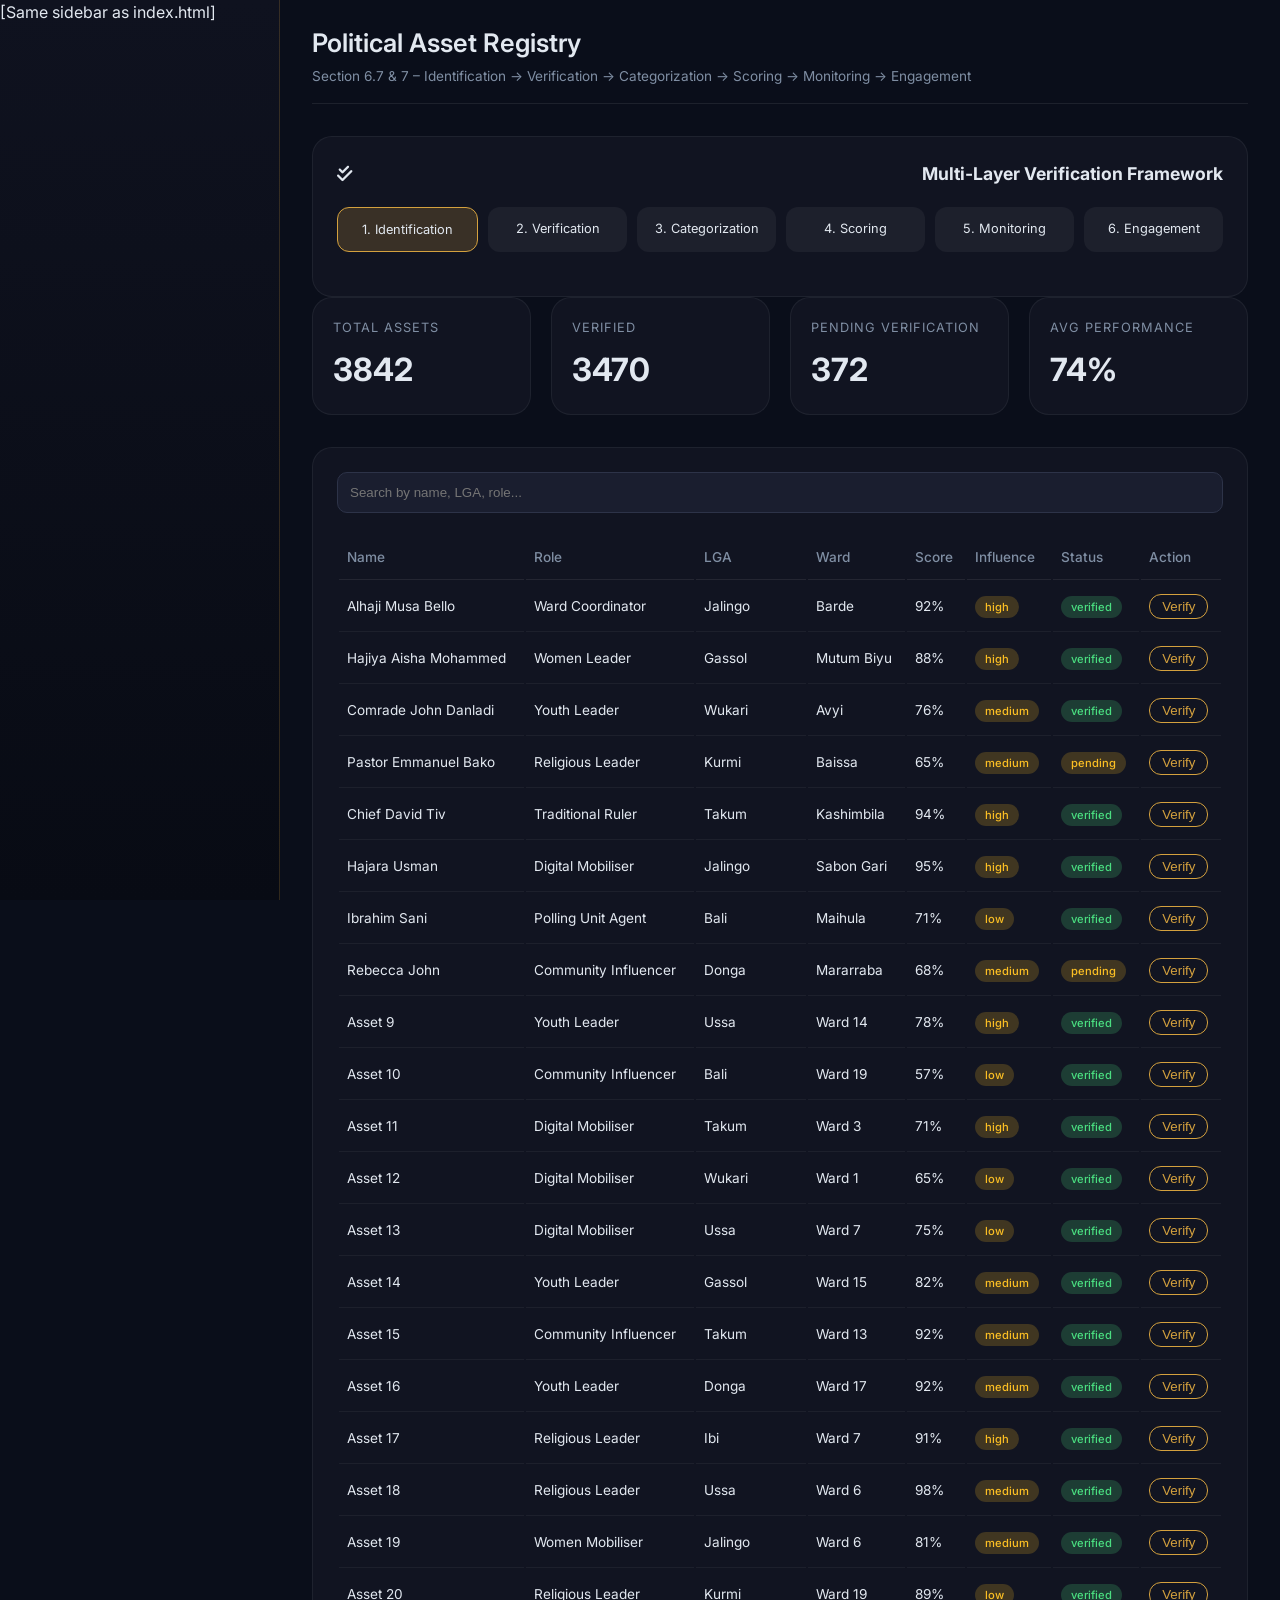
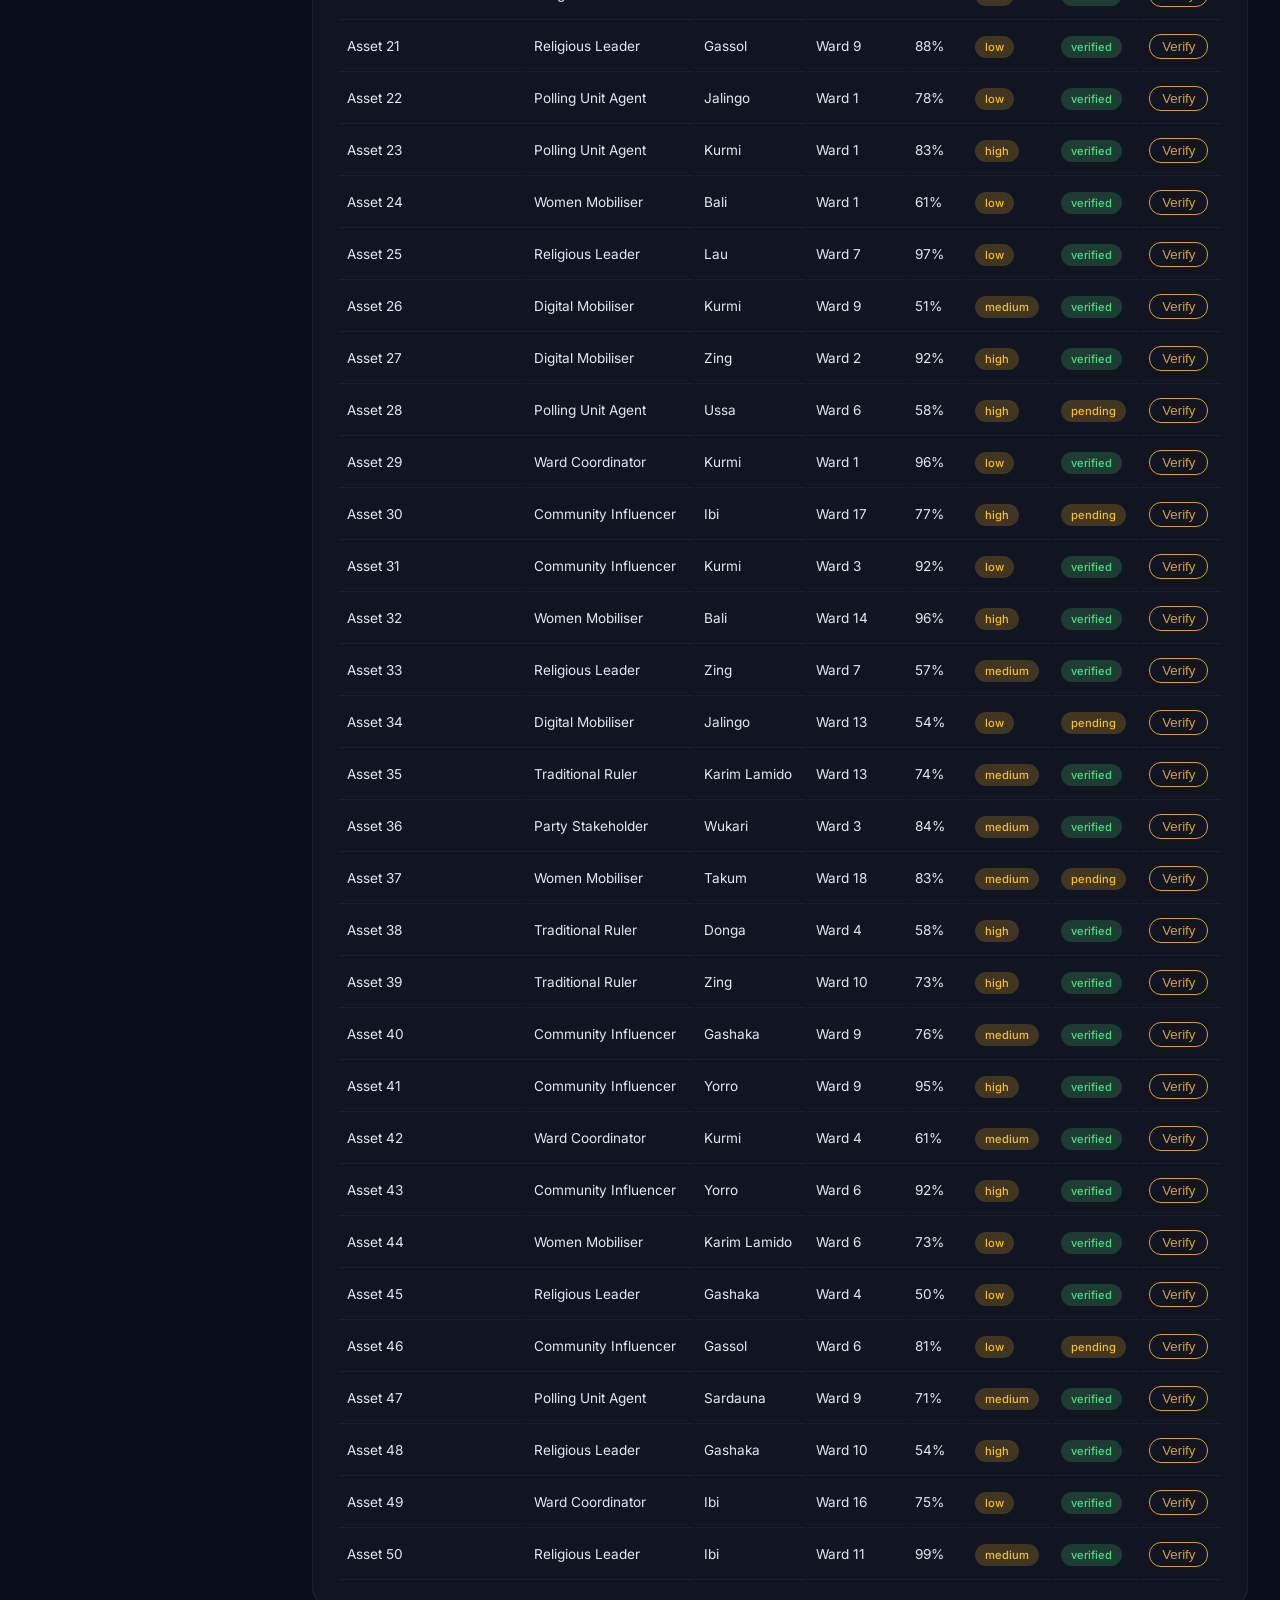
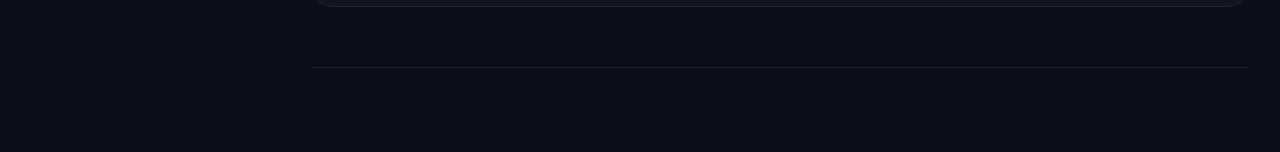
<file: asset-registry.html>
<!DOCTYPE html>
<html lang="en">
<head>
  <meta charset="UTF-8">
  <meta name="viewport" content="width=device-width, initial-scale=1.0">
  <title>TEISMS | Political Asset Registry</title>
  <link href="https://fonts.googleapis.com/css2?family=Inter:opsz,wght@14..32,300;400;500;600;700;800&display=swap" rel="stylesheet">
  <link rel="stylesheet" href="https://cdnjs.cloudflare.com/ajax/libs/font-awesome/6.0.0-beta3/css/all.min.css">
  <link rel="stylesheet" href="styles.css">
</head>
<body>
<div class="app-container">
  <aside class="sidebar">[Same sidebar as index.html]</aside>
  <main class="main-content">
    <div class="top-bar"><div class="page-title"><h2>Political Asset Registry</h2><p>Section 6.7 & 7 – Identification → Verification → Categorization → Scoring → Monitoring → Engagement</p></div></div>
    
    <!-- Verification Workflow (Section 7) -->
    <div class="card-panel">
      <h3><i class="fas fa-check-double"></i> Multi-Layer Verification Framework</h3>
      <div class="verification-steps">
        <div class="step active">1. Identification</div><div class="step">2. Verification</div><div class="step">3. Categorization</div><div class="step">4. Scoring</div><div class="step">5. Monitoring</div><div class="step">6. Engagement</div>
      </div>
    </div>
    
    <div class="stats-row">
      <div class="stat-card"><div class="label">Total Assets</div><div class="value" id="total-assets">0</div></div>
      <div class="stat-card"><div class="label">Verified</div><div class="value" id="verified-assets">0</div></div>
      <div class="stat-card"><div class="label">Pending Verification</div><div class="value" id="pending-assets">0</div></div>
      <div class="stat-card"><div class="label">Avg Performance</div><div class="value" id="avg-score">0%</div></div>
    </div>
    
    <div class="card-panel">
      <input type="text" id="search-assets" placeholder="Search by name, LGA, role..." style="width:100%; padding:12px; margin-bottom:20px; background:#1a1e2f; border:1px solid #2d3348; border-radius:10px; color:white;">
      <div style="overflow-x:auto;"><table class="data-table"><thead><tr><th>Name</th><th>Role</th><th>LGA</th><th>Ward</th><th>Score</th><th>Influence</th><th>Status</th><th>Action</th></tr></thead><tbody id="assets-table-body"></tbody></table></div>
    </div>
    <footer class="footer"></footer>
  </main>
</div>
<script src="data.js"></script>
<script>
  document.getElementById('total-assets').innerText = politicalAssets.length;
  document.getElementById('verified-assets').innerText = politicalAssets.filter(a => a.verificationStatus === 'verified').length;
  document.getElementById('pending-assets').innerText = politicalAssets.filter(a => a.verificationStatus === 'pending').length;
  document.getElementById('avg-score').innerText = Math.floor(politicalAssets.reduce((s,a)=>s+a.performanceScore,0)/politicalAssets.length) + '%';
  function renderAssets(filter=''){ 
    let filtered = politicalAssets.filter(a=>a.name.toLowerCase().includes(filter)||a.lga.toLowerCase().includes(filter)||a.role.toLowerCase().includes(filter));
    document.getElementById('assets-table-body').innerHTML = filtered.slice(0,50).map(a=>`<tr><td>${a.name}</td><td>${a.role}</td><td>${a.lga}</td><td>${a.ward}</td><td>${a.performanceScore}%</td><td><span class="badge badge-warning">${a.influenceLevel}</span></td><td><span class="badge ${a.verificationStatus==='verified'?'badge-success':'badge-warning'}">${a.verificationStatus}</span></td><td><button class="btn-outline" style="padding:4px 12px;">Verify</button></td></tr>`).join('');
  }
  renderAssets();
  document.getElementById('search-assets').addEventListener('input', e=>renderAssets(e.target.value.toLowerCase()));
</script>
</body>
</html>
</file>
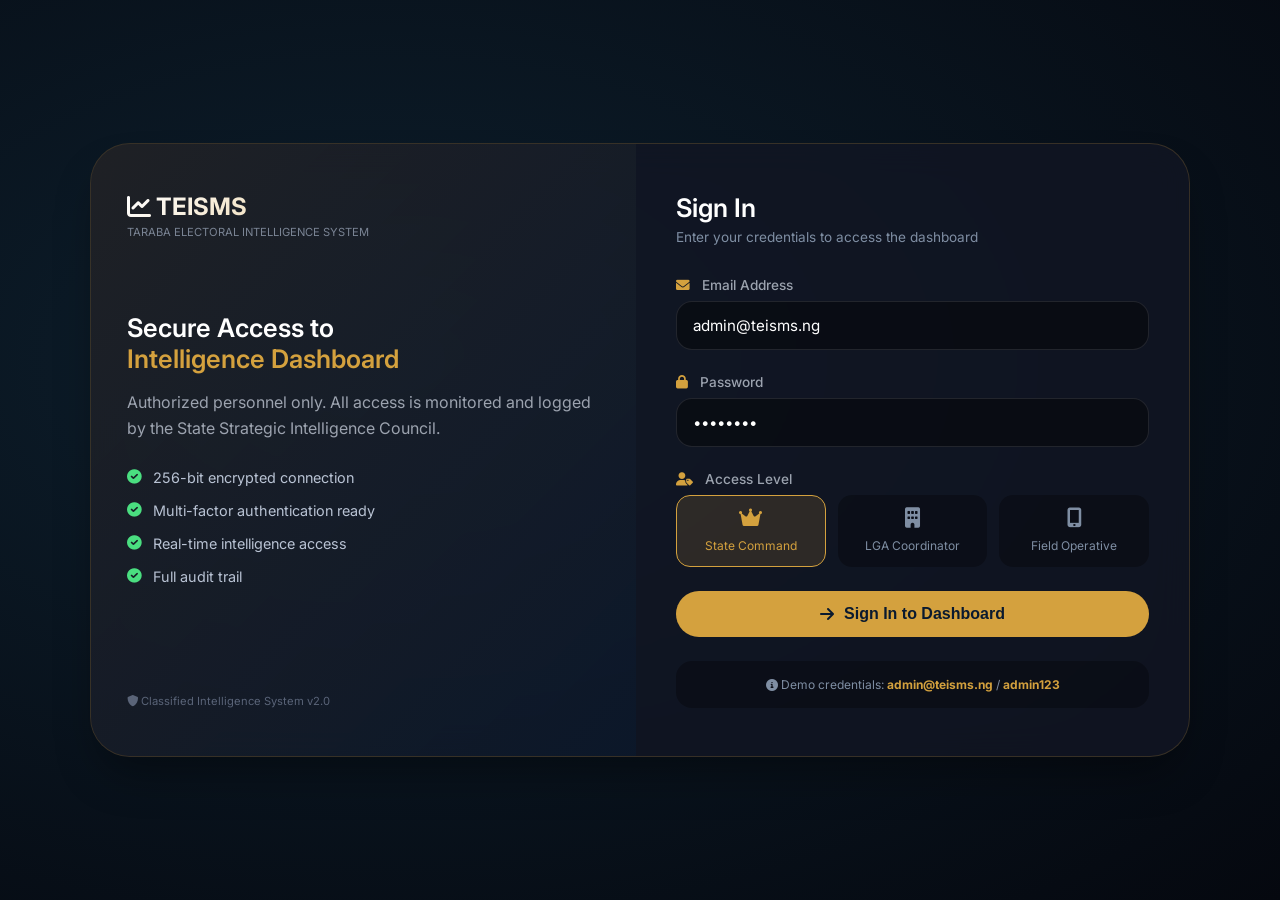
<file: auth.html>
<!DOCTYPE html>
<html lang="en">
<head>
  <meta charset="UTF-8">
  <meta name="viewport" content="width=device-width, initial-scale=1.0">
  <title>TEISMS | Secure Access Portal</title>
  <link href="https://fonts.googleapis.com/css2?family=Inter:opsz,wght@14..32,300;400;500;600;700;800&display=swap" rel="stylesheet">
  <link rel="stylesheet" href="https://cdnjs.cloudflare.com/ajax/libs/font-awesome/6.0.0-beta3/css/all.min.css">
  <style>
    * {
      margin: 0;
      padding: 0;
      box-sizing: border-box;
    }

    body {
      font-family: 'Inter', sans-serif;
      background: #0a0e1a;
      min-height: 100vh;
      display: flex;
      align-items: center;
      justify-content: center;
      position: relative;
    }

    /* Background */
    body::before {
      content: '';
      position: fixed;
      top: 0;
      left: 0;
      right: 0;
      bottom: 0;
      background: radial-gradient(ellipse at 30% 40%, #0d1f2d, #05080f);
      z-index: -1;
    }

    /* Main Auth Container */
    .auth-container {
      display: flex;
      max-width: 1100px;
      width: 90%;
      background: rgba(18, 22, 35, 0.8);
      backdrop-filter: blur(16px);
      border-radius: 40px;
      overflow: hidden;
      border: 1px solid rgba(212, 161, 62, 0.2);
      box-shadow: 0 25px 45px -12px rgba(0, 0, 0, 0.4);
    }

    /* Left Panel - Info */
    .info-panel {
      flex: 1;
      background: linear-gradient(135deg, rgba(212, 161, 62, 0.08), rgba(10, 26, 47, 0.6));
      padding: 48px 36px;
      display: flex;
      flex-direction: column;
      justify-content: space-between;
    }

    .info-panel .logo h2 {
      font-size: 1.5rem;
      font-weight: 700;
      background: linear-gradient(135deg, #fff, #d4a13e);
      -webkit-background-clip: text;
      background-clip: text;
      color: transparent;
    }
    .info-panel .logo p {
      font-size: 0.7rem;
      color: #7a8494;
      margin-top: 4px;
    }

    .info-content {
      margin: 40px 0;
    }
    .info-content h3 {
      font-size: 1.6rem;
      font-weight: 600;
      color: white;
      margin-bottom: 16px;
    }
    .info-content h3 span {
      color: #d4a13e;
    }
    .info-content p {
      color: #9ca3af;
      line-height: 1.6;
      margin-bottom: 28px;
    }

    .feature-list {
      list-style: none;
    }
    .feature-list li {
      display: flex;
      align-items: center;
      gap: 12px;
      margin-bottom: 16px;
      color: #b9c3d4;
      font-size: 0.9rem;
    }
    .feature-list li i {
      color: #4ade80;
      font-size: 0.9rem;
    }

    .security-note {
      font-size: 0.7rem;
      color: #5a6478;
      margin-top: 20px;
    }

    /* Right Panel - Form */
    .form-panel {
      flex: 1;
      padding: 48px 40px;
    }

    .form-header {
      margin-bottom: 32px;
    }
    .form-header h3 {
      font-size: 1.6rem;
      font-weight: 600;
      color: white;
    }
    .form-header p {
      color: #7f8ea3;
      font-size: 0.85rem;
      margin-top: 6px;
    }

    /* Form Groups */
    .form-group {
      margin-bottom: 24px;
    }
    .form-group label {
      display: block;
      margin-bottom: 8px;
      color: #9ca3af;
      font-size: 0.85rem;
      font-weight: 500;
    }
    .form-group label i {
      margin-right: 8px;
      color: #d4a13e;
    }
    .form-group input {
      width: 100%;
      padding: 14px 16px;
      background: rgba(0, 0, 0, 0.4);
      border: 1px solid rgba(255, 255, 255, 0.1);
      border-radius: 16px;
      color: white;
      font-family: inherit;
      font-size: 0.95rem;
      transition: 0.2s;
    }
    .form-group input:focus {
      outline: none;
      border-color: #d4a13e;
      box-shadow: 0 0 0 3px rgba(212, 161, 62, 0.15);
    }
    .form-group input::placeholder {
      color: #3a4358;
    }

    /* Role Select */
    .role-select {
      display: flex;
      gap: 12px;
      margin-top: 8px;
    }
    .role-option {
      flex: 1;
      padding: 12px;
      background: rgba(0, 0, 0, 0.3);
      border-radius: 14px;
      text-align: center;
      cursor: pointer;
      transition: 0.2s;
      border: 1px solid transparent;
    }
    .role-option i {
      font-size: 20px;
      margin-bottom: 6px;
      display: block;
      color: #7f8ea3;
    }
    .role-option span {
      font-size: 0.75rem;
      color: #7f8ea3;
    }
    .role-option.selected {
      background: rgba(212, 161, 62, 0.15);
      border-color: #d4a13e;
    }
    .role-option.selected i,
    .role-option.selected span {
      color: #d4a13e;
    }

    /* Login Button */
    .btn-login {
      width: 100%;
      padding: 14px;
      background: #d4a13e;
      color: #0a1a2f;
      border: none;
      border-radius: 40px;
      font-size: 1rem;
      font-weight: 700;
      cursor: pointer;
      transition: 0.3s;
      display: flex;
      align-items: center;
      justify-content: center;
      gap: 10px;
      margin-top: 16px;
    }
    .btn-login:hover {
      background: #e8b85a;
      transform: translateY(-2px);
    }

    /* Message Alert */
    .alert-message {
      padding: 12px 16px;
      border-radius: 14px;
      margin-bottom: 20px;
      font-size: 0.85rem;
      display: none;
    }
    .alert-message.error {
      background: rgba(239, 68, 68, 0.15);
      border: 1px solid rgba(239, 68, 68, 0.3);
      color: #f87171;
      display: block;
    }
    .alert-message.success {
      background: rgba(74, 222, 128, 0.15);
      border: 1px solid rgba(74, 222, 128, 0.3);
      color: #4ade80;
      display: block;
    }

    /* Demo Credentials */
    .demo-hint {
      margin-top: 24px;
      padding: 16px;
      background: rgba(0, 0, 0, 0.3);
      border-radius: 16px;
      font-size: 0.75rem;
      color: #7f8ea3;
      text-align: center;
    }
    .demo-hint strong {
      color: #d4a13e;
    }

    @media (max-width: 800px) {
      .auth-container { flex-direction: column; }
      .info-panel { padding: 32px 24px; }
      .form-panel { padding: 32px 24px; }
    }
  </style>
</head>
<body>
<div class="auth-container">
  <!-- Left Panel - Information -->
  <div class="info-panel">
    <div class="logo">
      <h2><i class="fas fa-chart-line"></i> TEISMS</h2>
      <p>TARABA ELECTORAL INTELLIGENCE SYSTEM</p>
    </div>
    <div class="info-content">
      <h3>Secure Access to<br><span>Intelligence Dashboard</span></h3>
      <p>Authorized personnel only. All access is monitored and logged by the State Strategic Intelligence Council.</p>
      <ul class="feature-list">
        <li><i class="fas fa-check-circle"></i> 256-bit encrypted connection</li>
        <li><i class="fas fa-check-circle"></i> Multi-factor authentication ready</li>
        <li><i class="fas fa-check-circle"></i> Real-time intelligence access</li>
        <li><i class="fas fa-check-circle"></i> Full audit trail</li>
      </ul>
    </div>
    <div class="security-note">
      <i class="fas fa-shield-alt"></i> Classified Intelligence System v2.0
    </div>
  </div>

  <!-- Right Panel - Login Form -->
  <div class="form-panel">
    <div class="form-header">
      <h3>Sign In</h3>
      <p>Enter your credentials to access the dashboard</p>
    </div>

    <div id="alertMessage" class="alert-message"></div>

    <div class="form-group">
      <label><i class="fas fa-envelope"></i> Email Address</label>
      <input type="email" id="loginEmail" placeholder="name@teisms.ng" value="admin@teisms.ng">
    </div>

    <div class="form-group">
      <label><i class="fas fa-lock"></i> Password</label>
      <input type="password" id="loginPassword" placeholder="••••••••" value="admin123">
    </div>

    <div class="form-group">
      <label><i class="fas fa-user-tag"></i> Access Level</label>
      <div class="role-select">
        <div class="role-option selected" data-role="state">
          <i class="fas fa-crown"></i>
          <span>State Command</span>
        </div>
        <div class="role-option" data-role="lga">
          <i class="fas fa-building"></i>
          <span>LGA Coordinator</span>
        </div>
        <div class="role-option" data-role="field">
          <i class="fas fa-mobile-alt"></i>
          <span>Field Operative</span>
        </div>
      </div>
    </div>

    <button class="btn-login" onclick="handleLogin()">
      <i class="fas fa-arrow-right"></i> Sign In to Dashboard
    </button>

    <div class="demo-hint">
      <i class="fas fa-info-circle"></i> Demo credentials: <strong>admin@teisms.ng</strong> / <strong>admin123</strong>
    </div>
  </div>
</div>

<script>
  // Role selection handling
  const roleOptions = document.querySelectorAll('.role-option');
  let selectedRole = 'state';

  roleOptions.forEach(option => {
    option.addEventListener('click', () => {
      roleOptions.forEach(opt => opt.classList.remove('selected'));
      option.classList.add('selected');
      selectedRole = option.getAttribute('data-role');
    });
  });

  function showMessage(message, type) {
    const alertDiv = document.getElementById('alertMessage');
    alertDiv.textContent = message;
    alertDiv.className = `alert-message ${type}`;
    setTimeout(() => {
      alertDiv.className = 'alert-message';
    }, 4000);
  }

  function handleLogin() {
    const email = document.getElementById('loginEmail').value.trim();
    const password = document.getElementById('loginPassword').value;

    // Simple validation
    if (!email || !password) {
      showMessage('Please enter your email and password', 'error');
      return;
    }

    // Demo authentication
    if (email === 'admin@teisms.ng' && password === 'admin123') {
      // Store session
      const userSession = {
        email: email,
        role: selectedRole,
        name: email.split('@')[0],
        loginTime: new Date().toISOString(),
        authenticated: true
      };
      localStorage.setItem('teisms_session', JSON.stringify(userSession));
      localStorage.setItem('teisms_authenticated', 'true');

      showMessage('Authentication successful! Redirecting to dashboard...', 'success');

      // Redirect to dashboard.html
      setTimeout(() => {
        window.location.href = 'dashboard.html';
      }, 1200);
    } else {
      showMessage('Invalid credentials. Please use admin@teisms.ng / admin123', 'error');
    }
  }

  // Check if already logged in
  if (localStorage.getItem('teisms_authenticated') === 'true') {
    window.location.href = 'dashboard.html';
  }

  // Enter key support
  document.getElementById('loginPassword').addEventListener('keypress', function(e) {
    if (e.key === 'Enter') {
      handleLogin();
    }
  });
</script>
</body>
</html>
</file>
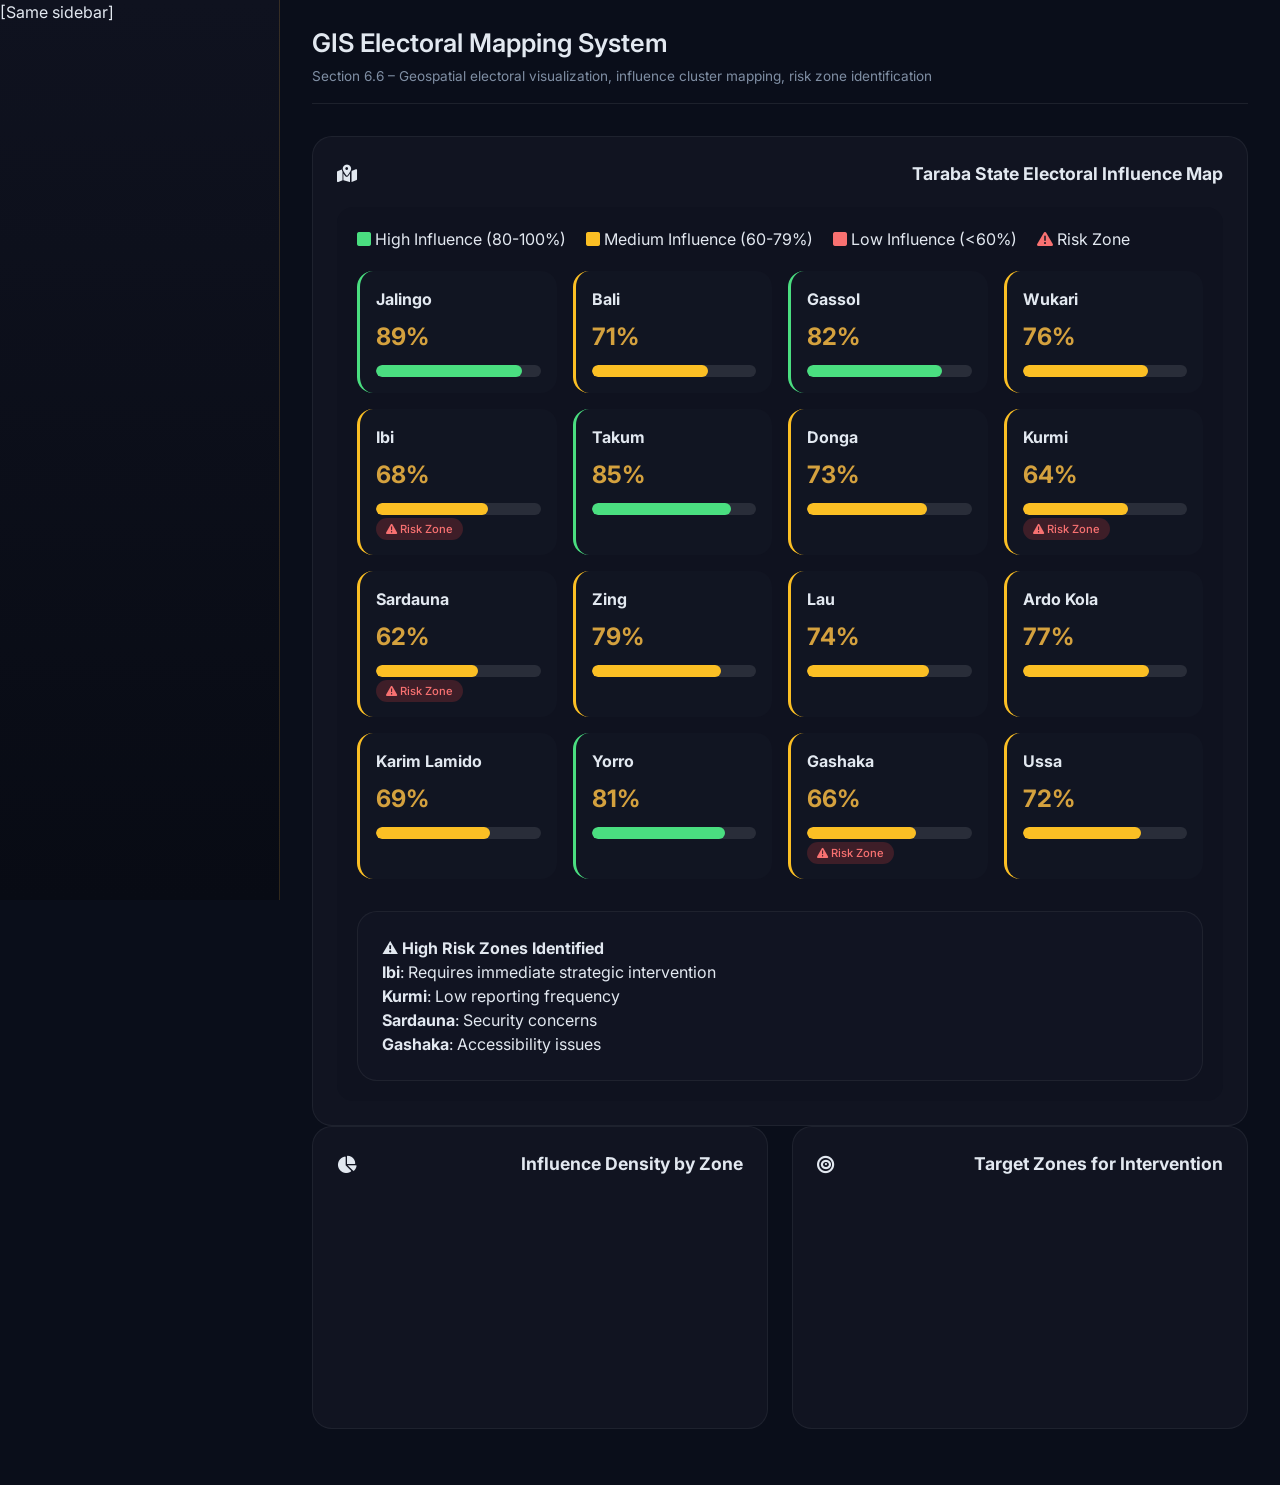
<file: electoral-map.html>
<!DOCTYPE html>
<html lang="en">
<head>
  <meta charset="UTF-8">
  <meta name="viewport" content="width=device-width, initial-scale=1.0">
  <title>TEISMS | GIS Electoral Mapping</title>
  <link href="https://fonts.googleapis.com/css2?family=Inter:opsz,wght@14..32,300;400;500;600;700;800&display=swap" rel="stylesheet">
  <link rel="stylesheet" href="https://cdnjs.cloudflare.com/ajax/libs/font-awesome/6.0.0-beta3/css/all.min.css">
  <link rel="stylesheet" href="styles.css">
</head>
<body>
<div class="app-container">
  <aside class="sidebar">[Same sidebar]</aside>
  <main class="main-content">
    <div class="top-bar"><div class="page-title"><h2>GIS Electoral Mapping System</h2><p>Section 6.6 – Geospatial electoral visualization, influence cluster mapping, risk zone identification</p></div></div>
    
    <div class="card-panel">
      <h3><i class="fas fa-map-marked-alt"></i> Taraba State Electoral Influence Map</h3>
      <div id="map-container" style="background:#0f121f; border-radius:16px; padding:20px; min-height:400px;">
        <div class="map-legend" style="display:flex; gap:20px; margin-bottom:20px; flex-wrap:wrap;">
          <span><i class="fas fa-square" style="color:#4ade80"></i> High Influence (80-100%)</span>
          <span><i class="fas fa-square" style="color:#fbbf24"></i> Medium Influence (60-79%)</span>
          <span><i class="fas fa-square" style="color:#f87171"></i> Low Influence (&lt;60%)</span>
          <span><i class="fas fa-exclamation-triangle" style="color:#f87171"></i> Risk Zone</span>
        </div>
        <div id="electoral-map-grid" class="lga-grid"></div>
        <div id="risk-zones" style="margin-top:20px;"></div>
      </div>
    </div>

    <div class="grid-2">
      <div class="card-panel"><h3><i class="fas fa-chart-pie"></i> Influence Density by Zone</h3><canvas id="influenceChart" height="200"></canvas></div>
      <div class="card-panel"><h3><i class="fas fa-bullseye"></i> Target Zones for Intervention</h3><div id="target-zones"></div></div>
    </div>
  </main>
</div>
<script src="data.js"></script>
<script>
  function getInfluenceColor(score) {
    if(score >= 80) return '#4ade80';
    if(score >= 60) return '#fbbf24';
    return '#f87171';
  }
  
  const mapGrid = document.getElementById('electoral-map-grid');
  if(mapGrid) {
    mapGrid.innerHTML = lgas.map(lga => `
      <div class="lga-card" style="border-left-color: ${getInfluenceColor(lga.mobilisationScore)}">
        <h4>${lga.name}</h4>
        <div class="score">${lga.mobilisationScore}%</div>
        <div class="progress-bar"><div class="progress" style="width:${lga.mobilisationScore}%; background:${getInfluenceColor(lga.mobilisationScore)}"></div></div>
        ${lga.riskLevel === 'high' ? '<span class="badge badge-danger"><i class="fas fa-exclamation-triangle"></i> Risk Zone</span>' : ''}
      </div>
    `).join('');
  }
  
  const riskZones = lgas.filter(l => l.riskLevel === 'high');
  document.getElementById('risk-zones').innerHTML = `<div class="card-panel"><h4>⚠️ High Risk Zones Identified</h4>${riskZones.map(l => `<p><strong>${l.name}</strong>: ${l.riskAlert || 'Requires immediate strategic intervention'}</p>`).join('')}</div>`;
  
  new Chart(document.getElementById('influenceChart'), {
    type: 'doughnut',
    data: { labels: ['High Influence (80%+)', 'Medium Influence (60-79%)', 'Low Influence (<60%)'], datasets: [{ data: [6, 7, 3], backgroundColor: ['#4ade80', '#fbbf24', '#f87171'] }] }
  });
  
  document.getElementById('target-zones').innerHTML = riskZones.map(l => `<div class="alert-item"><i class="fas fa-bullhorn"></i> ${l.name}: Immediate mobilisation required. Deploy additional assets.</div>`).join('');
</script>
</body>
</html>
</file>
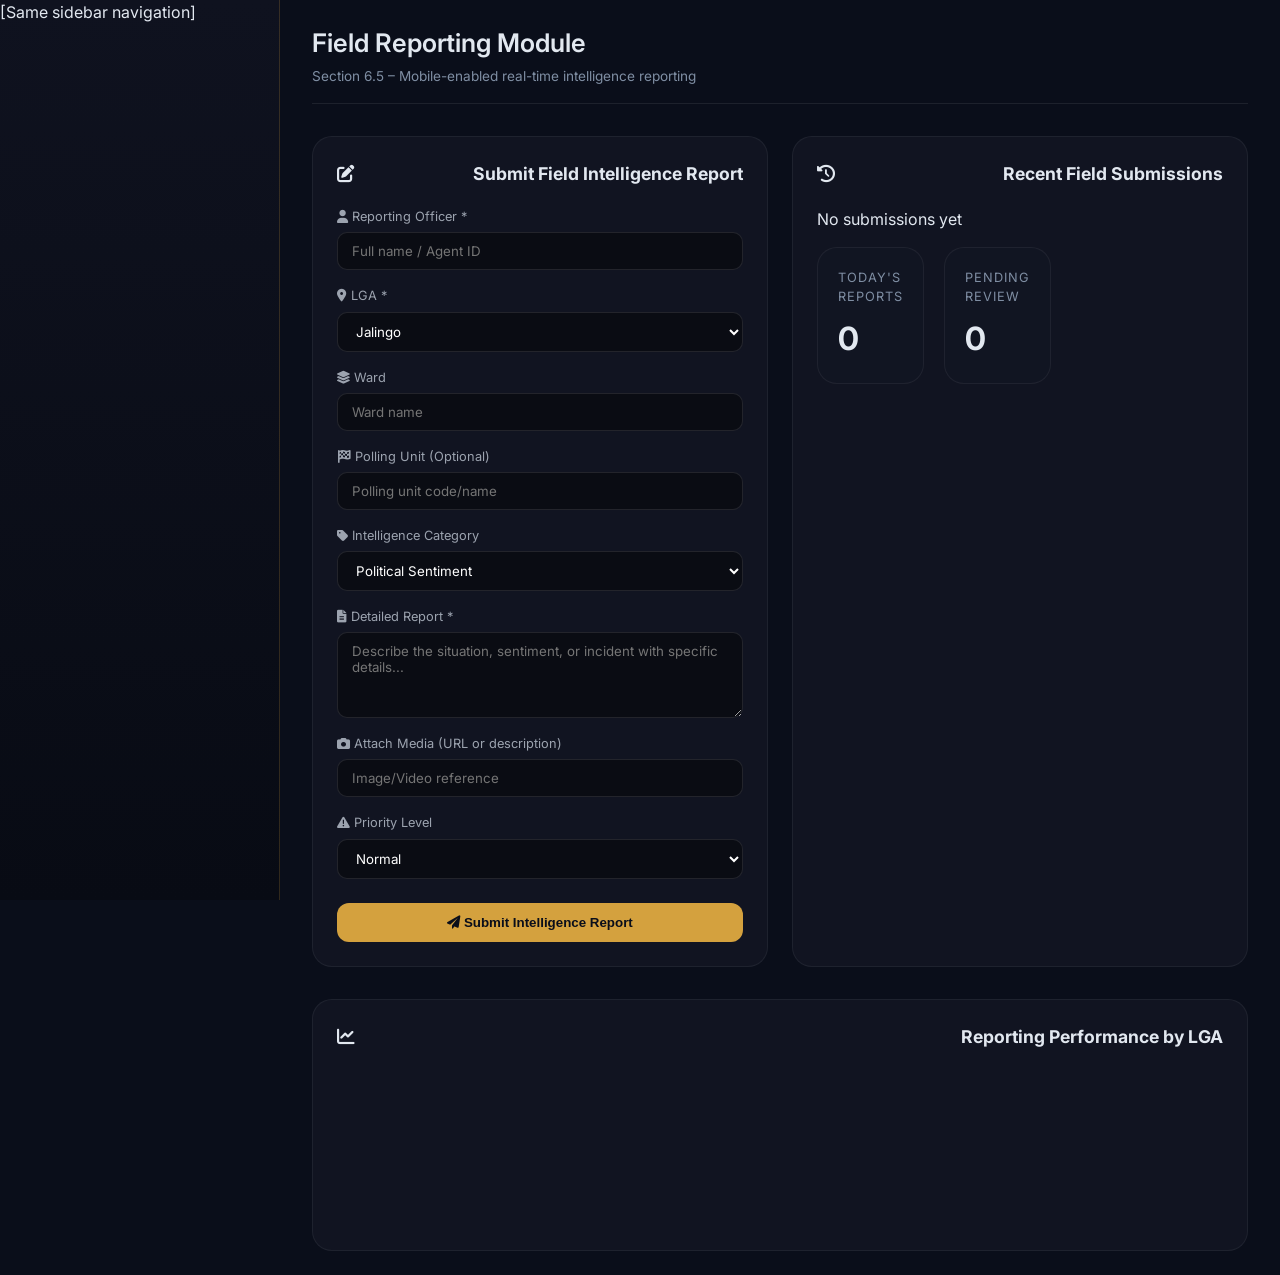
<file: field-reporting.html>
<!DOCTYPE html>
<html lang="en">
<head>
  <meta charset="UTF-8">
  <meta name="viewport" content="width=device-width, initial-scale=1.0">
  <title>TEISMS | Field Reporting Module</title>
  <link href="https://fonts.googleapis.com/css2?family=Inter:opsz,wght@14..32,300;400;500;600;700;800&display=swap" rel="stylesheet">
  <link rel="stylesheet" href="https://cdnjs.cloudflare.com/ajax/libs/font-awesome/6.0.0-beta3/css/all.min.css">
  <link rel="stylesheet" href="styles.css">
</head>
<body>
<div class="app-container">
  <aside class="sidebar">[Same sidebar navigation]</aside>
  <main class="main-content">
    <div class="top-bar"><div class="page-title"><h2>Field Reporting Module</h2><p>Section 6.5 – Mobile-enabled real-time intelligence reporting</p></div></div>
    
    <div class="grid-2">
      <div class="card-panel">
        <h3><i class="fas fa-edit"></i> Submit Field Intelligence Report</h3>
        <form id="field-report-form" class="report-form">
          <div class="form-group"><label><i class="fas fa-user"></i> Reporting Officer *</label><input type="text" id="officer-name" placeholder="Full name / Agent ID" required></div>
          <div class="form-group"><label><i class="fas fa-map-marker-alt"></i> LGA *</label><select id="report-lga"><option>Jalingo</option><option>Bali</option><option>Gassol</option><option>Wukari</option><option>Ibi</option><option>Takum</option><option>Donga</option><option>Kurmi</option><option>Sardauna</option><option>Zing</option><option>Lau</option><option>Ardo Kola</option><option>Karim Lamido</option><option>Yorro</option><option>Gashaka</option><option>Ussa</option></select></div>
          <div class="form-group"><label><i class="fas fa-layer-group"></i> Ward</label><input type="text" id="report-ward" placeholder="Ward name" required></div>
          <div class="form-group"><label><i class="fas fa-flag-checkered"></i> Polling Unit (Optional)</label><input type="text" id="report-pu" placeholder="Polling unit code/name"></div>
          <div class="form-group"><label><i class="fas fa-tag"></i> Intelligence Category</label><select id="report-category"><option>Political Sentiment</option><option>Mobilisation Update</option><option>Incident/Emergency</option><option>Governance Feedback</option><option>Opposition Activity</option><option>Voter Registration</option><option>Security Situation</option></select></div>
          <div class="form-group"><label><i class="fas fa-file-alt"></i> Detailed Report *</label><textarea id="report-details" rows="4" placeholder="Describe the situation, sentiment, or incident with specific details..."></textarea></div>
          <div class="form-group"><label><i class="fas fa-camera"></i> Attach Media (URL or description)</label><input type="text" id="report-media" placeholder="Image/Video reference"></div>
          <div class="form-group"><label><i class="fas fa-exclamation-triangle"></i> Priority Level</label><select id="report-priority"><option>Normal</option><option>High</option><option>Critical - Immediate Action</option></select></div>
          <button type="submit" class="btn-submit"><i class="fas fa-paper-plane"></i> Submit Intelligence Report</button>
        </form>
      </div>
      
      <div class="card-panel">
        <h3><i class="fas fa-history"></i> Recent Field Submissions</h3>
        <div id="submission-history" class="feeds-container"></div>
        <div class="stats-row" style="margin-top: 16px;">
          <div class="stat-card"><div class="label">Today's Reports</div><div class="value" id="today-reports">0</div></div>
          <div class="stat-card"><div class="label">Pending Review</div><div class="value" id="pending-reports">0</div></div>
        </div>
      </div>
    </div>

    <div class="card-panel">
      <h3><i class="fas fa-chart-line"></i> Reporting Performance by LGA</h3>
      <canvas id="reportingChart" height="150"></canvas>
    </div>
  </main>
</div>
<script src="data.js"></script>
<script>
  let fieldSubmissions = JSON.parse(localStorage.getItem('teisms_reports') || '[]');
  
  function renderSubmissions() {
    const container = document.getElementById('submission-history');
    if(container) {
      container.innerHTML = fieldSubmissions.slice().reverse().slice(0,10).map(s => `
        <div class="feed-item"><i class="fas fa-file-alt"></i><div><strong>${s.officer}</strong> (${s.lga}/${s.ward})<br>${s.category}: ${s.details.substring(0,100)}...<br><small>${new Date(s.timestamp).toLocaleString()} | Priority: ${s.priority}</small></div></div>
      `).join('') || '<p>No submissions yet</p>';
    }
    document.getElementById('today-reports').innerText = fieldSubmissions.filter(s => new Date(s.timestamp).toDateString() === new Date().toDateString()).length;
  }
  
  document.getElementById('field-report-form').addEventListener('submit', function(e) {
    e.preventDefault();
    const report = {
      id: Date.now(),
      officer: document.getElementById('officer-name').value,
      lga: document.getElementById('report-lga').value,
      ward: document.getElementById('report-ward').value,
      pollingUnit: document.getElementById('report-pu').value,
      category: document.getElementById('report-category').value,
      details: document.getElementById('report-details').value,
      media: document.getElementById('report-media').value,
      priority: document.getElementById('report-priority').value,
      timestamp: new Date().toISOString(),
      status: 'pending'
    };
    fieldSubmissions.unshift(report);
    localStorage.setItem('teisms_reports', JSON.stringify(fieldSubmissions));
    renderSubmissions();
    showToast('Intelligence report submitted successfully!');
    this.reset();
  });
  
  renderSubmissions();
  
  new Chart(document.getElementById('reportingChart'), {
    type: 'bar',
    data: { labels: lgas.slice(0,8).map(l=>l.name), datasets: [{ label: 'Reports (Last 7 days)', data: lgas.slice(0,8).map(()=>Math.floor(Math.random()*50)+20), backgroundColor: '#d4a13e' }] }
  });
</script>
</body>
</html>
</file>
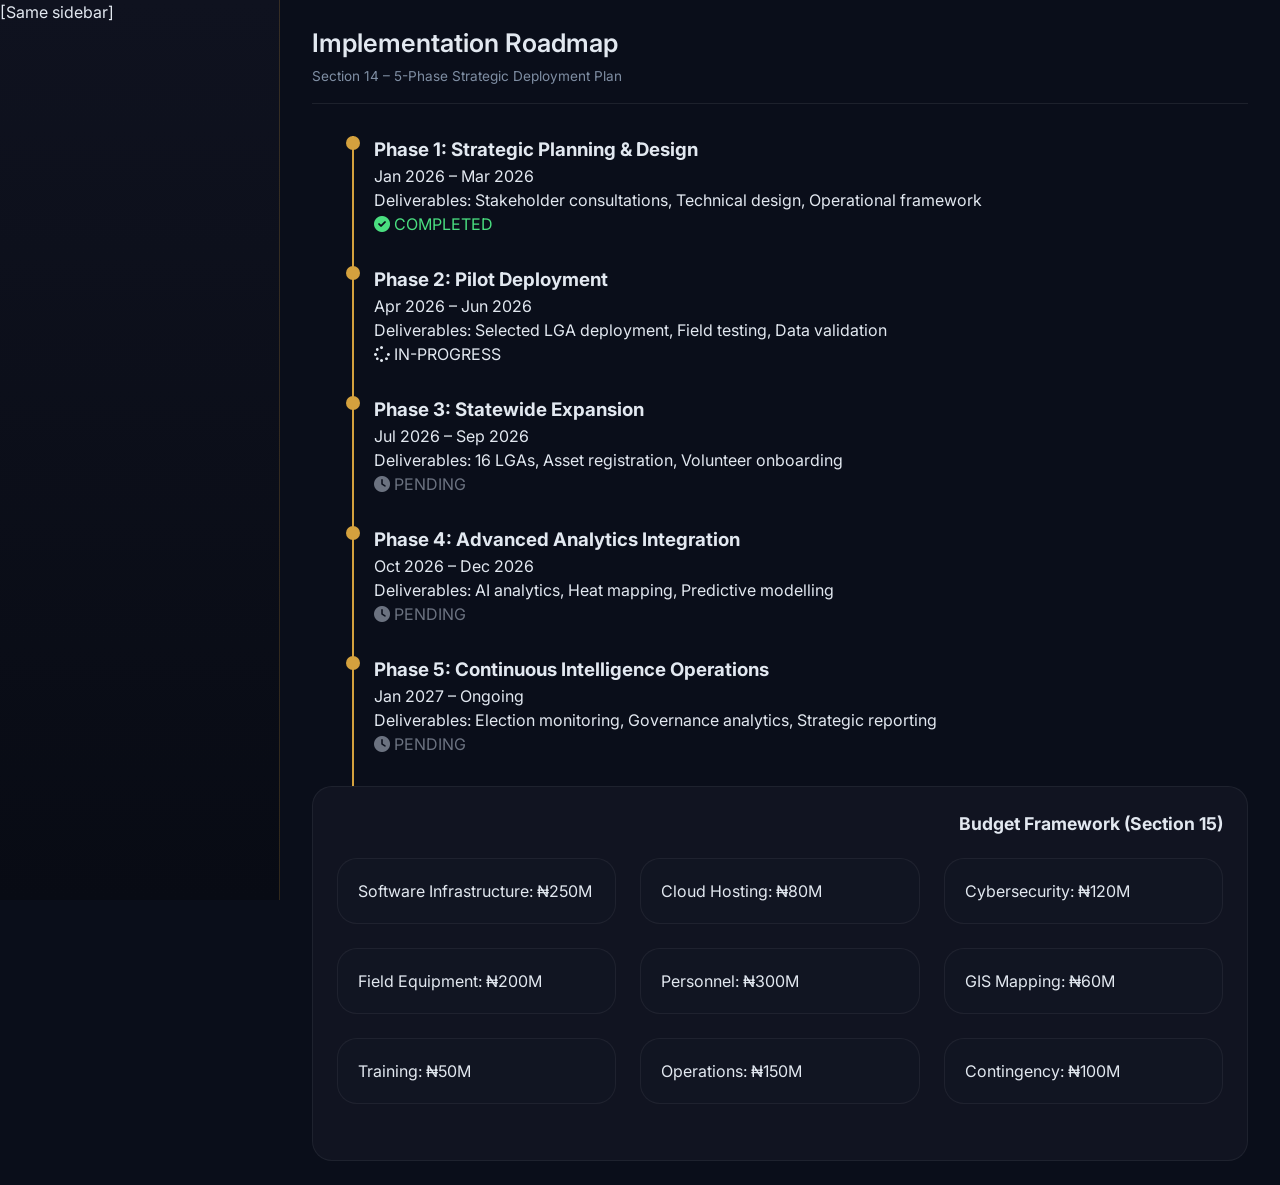
<file: implementation.html>
<!DOCTYPE html>
<html lang="en">
<head>
  <meta charset="UTF-8">
  <meta name="viewport" content="width=device-width, initial-scale=1.0">
  <title>TEISMS | Implementation Roadmap</title>
  <link href="https://fonts.googleapis.com/css2?family=Inter:opsz,wght@14..32,300;400;500;600;700;800&display=swap" rel="stylesheet">
  <link rel="stylesheet" href="https://cdnjs.cloudflare.com/ajax/libs/font-awesome/6.0.0-beta3/css/all.min.css">
  <link rel="stylesheet" href="styles.css">
</head>
<body>
<div class="app-container">
  <aside class="sidebar">[Same sidebar]</aside>
  <main class="main-content">
    <div class="top-bar"><div class="page-title"><h2>Implementation Roadmap</h2><p>Section 14 – 5-Phase Strategic Deployment Plan</p></div></div>
    
    <div class="timeline" id="timeline"></div>
    
    <div class="card-panel"><h3><i class="fas fa-chart-simple"></i> Budget Framework (Section 15)</h3><div class="grid-3"><div class="stat-card">Software Infrastructure: ₦250M</div><div class="stat-card">Cloud Hosting: ₦80M</div><div class="stat-card">Cybersecurity: ₦120M</div><div class="stat-card">Field Equipment: ₦200M</div><div class="stat-card">Personnel: ₦300M</div><div class="stat-card">GIS Mapping: ₦60M</div><div class="stat-card">Training: ₦50M</div><div class="stat-card">Operations: ₦150M</div><div class="stat-card">Contingency: ₦100M</div></div></div>
  </main>
</div>
<script src="data.js"></script>
<script>
  const phases = [
    { phase:1, name:"Strategic Planning & Design", status:"completed", start:"Jan 2026", end:"Mar 2026", deliverables:["Stakeholder consultations","Technical design","Operational framework"] },
    { phase:2, name:"Pilot Deployment", status:"in-progress", start:"Apr 2026", end:"Jun 2026", deliverables:["Selected LGA deployment","Field testing","Data validation"] },
    { phase:3, name:"Statewide Expansion", status:"pending", start:"Jul 2026", end:"Sep 2026", deliverables:["16 LGAs","Asset registration","Volunteer onboarding"] },
    { phase:4, name:"Advanced Analytics Integration", status:"pending", start:"Oct 2026", end:"Dec 2026", deliverables:["AI analytics","Heat mapping","Predictive modelling"] },
    { phase:5, name:"Continuous Intelligence Operations", status:"pending", start:"Jan 2027", end:"Ongoing", deliverables:["Election monitoring","Governance analytics","Strategic reporting"] }
  ];
  document.getElementById('timeline').innerHTML = phases.map(p => `<div class="timeline-item"><h3>Phase ${p.phase}: ${p.name}</h3><p>${p.start} – ${p.end}</p><p>Deliverables: ${p.deliverables.join(', ')}</p><span class="timeline-status ${p.status.replace('-','')}"><i class="fas ${p.status==='completed'?'fa-check-circle':(p.status==='in-progress'?'fa-spinner fa-pulse':'fa-clock')}"></i> ${p.status.toUpperCase()}</span></div>`).join('');
</script>
</body>
</html>
</file>
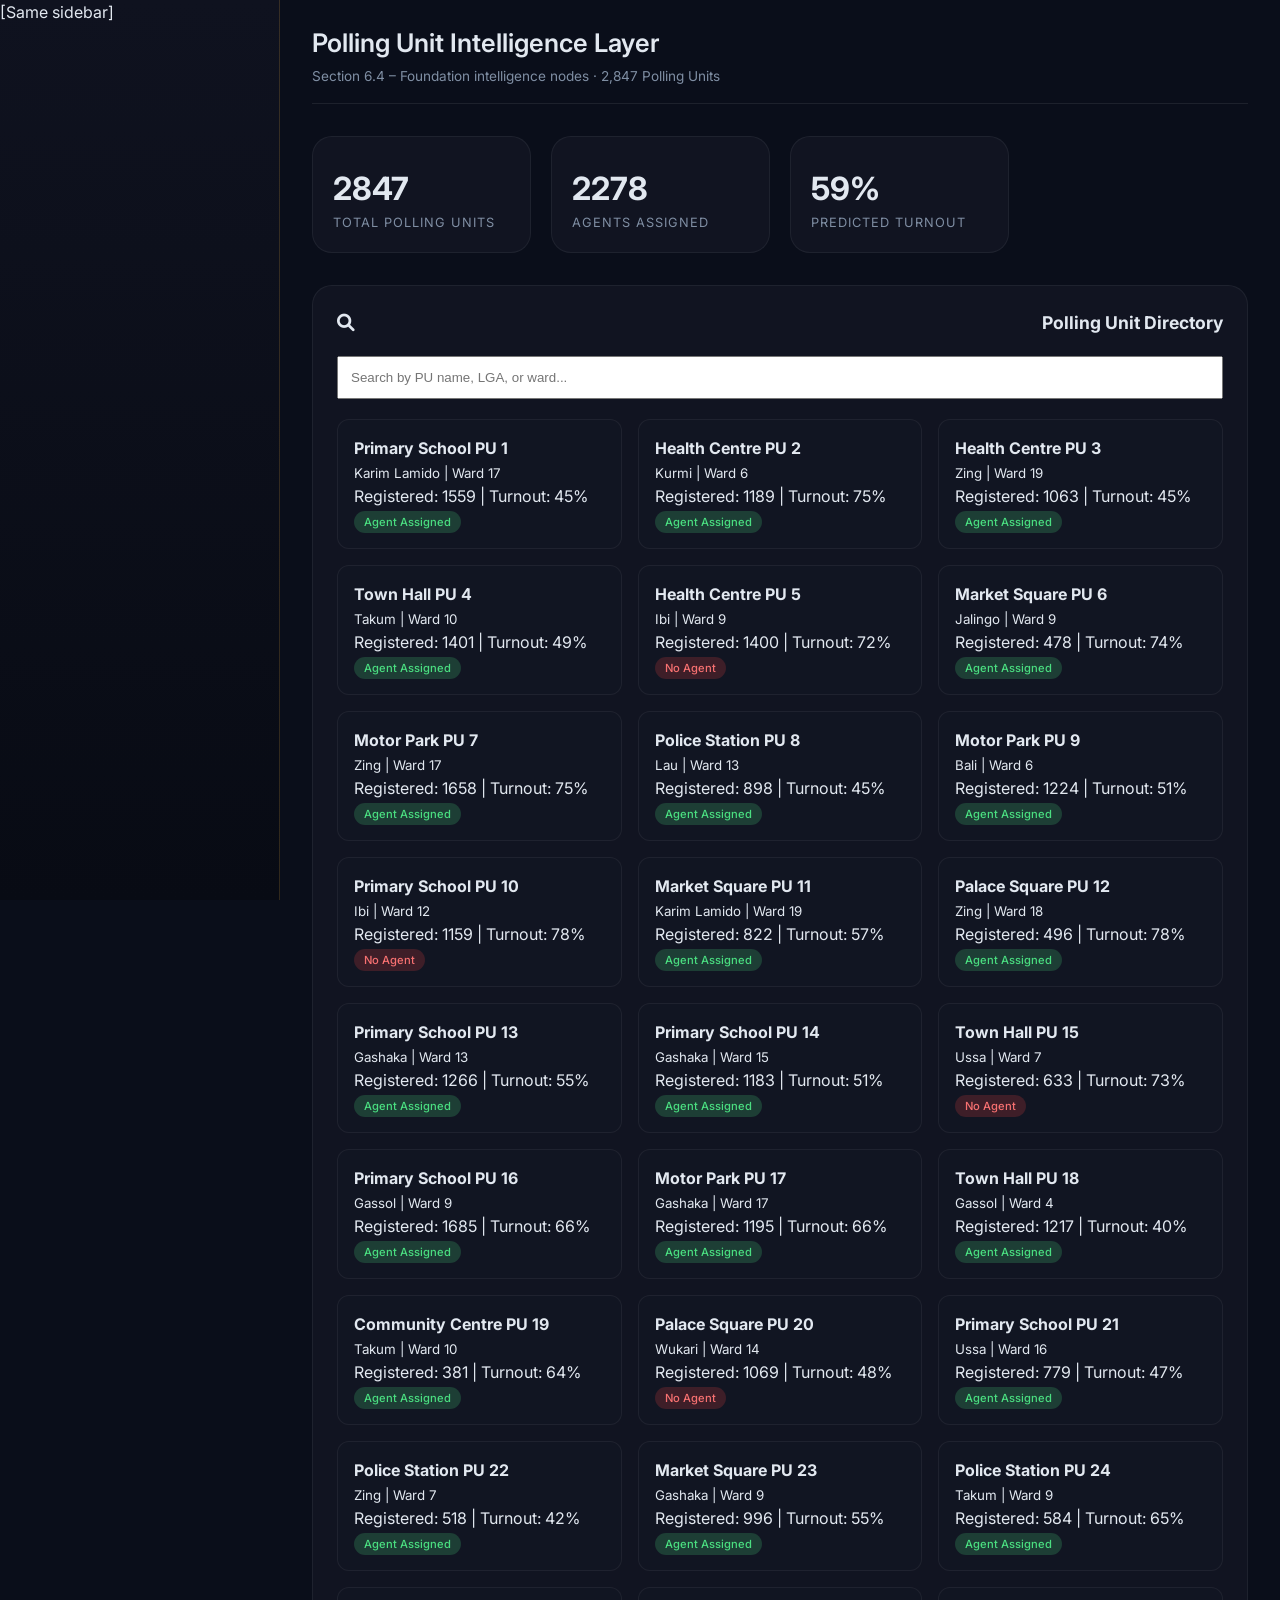
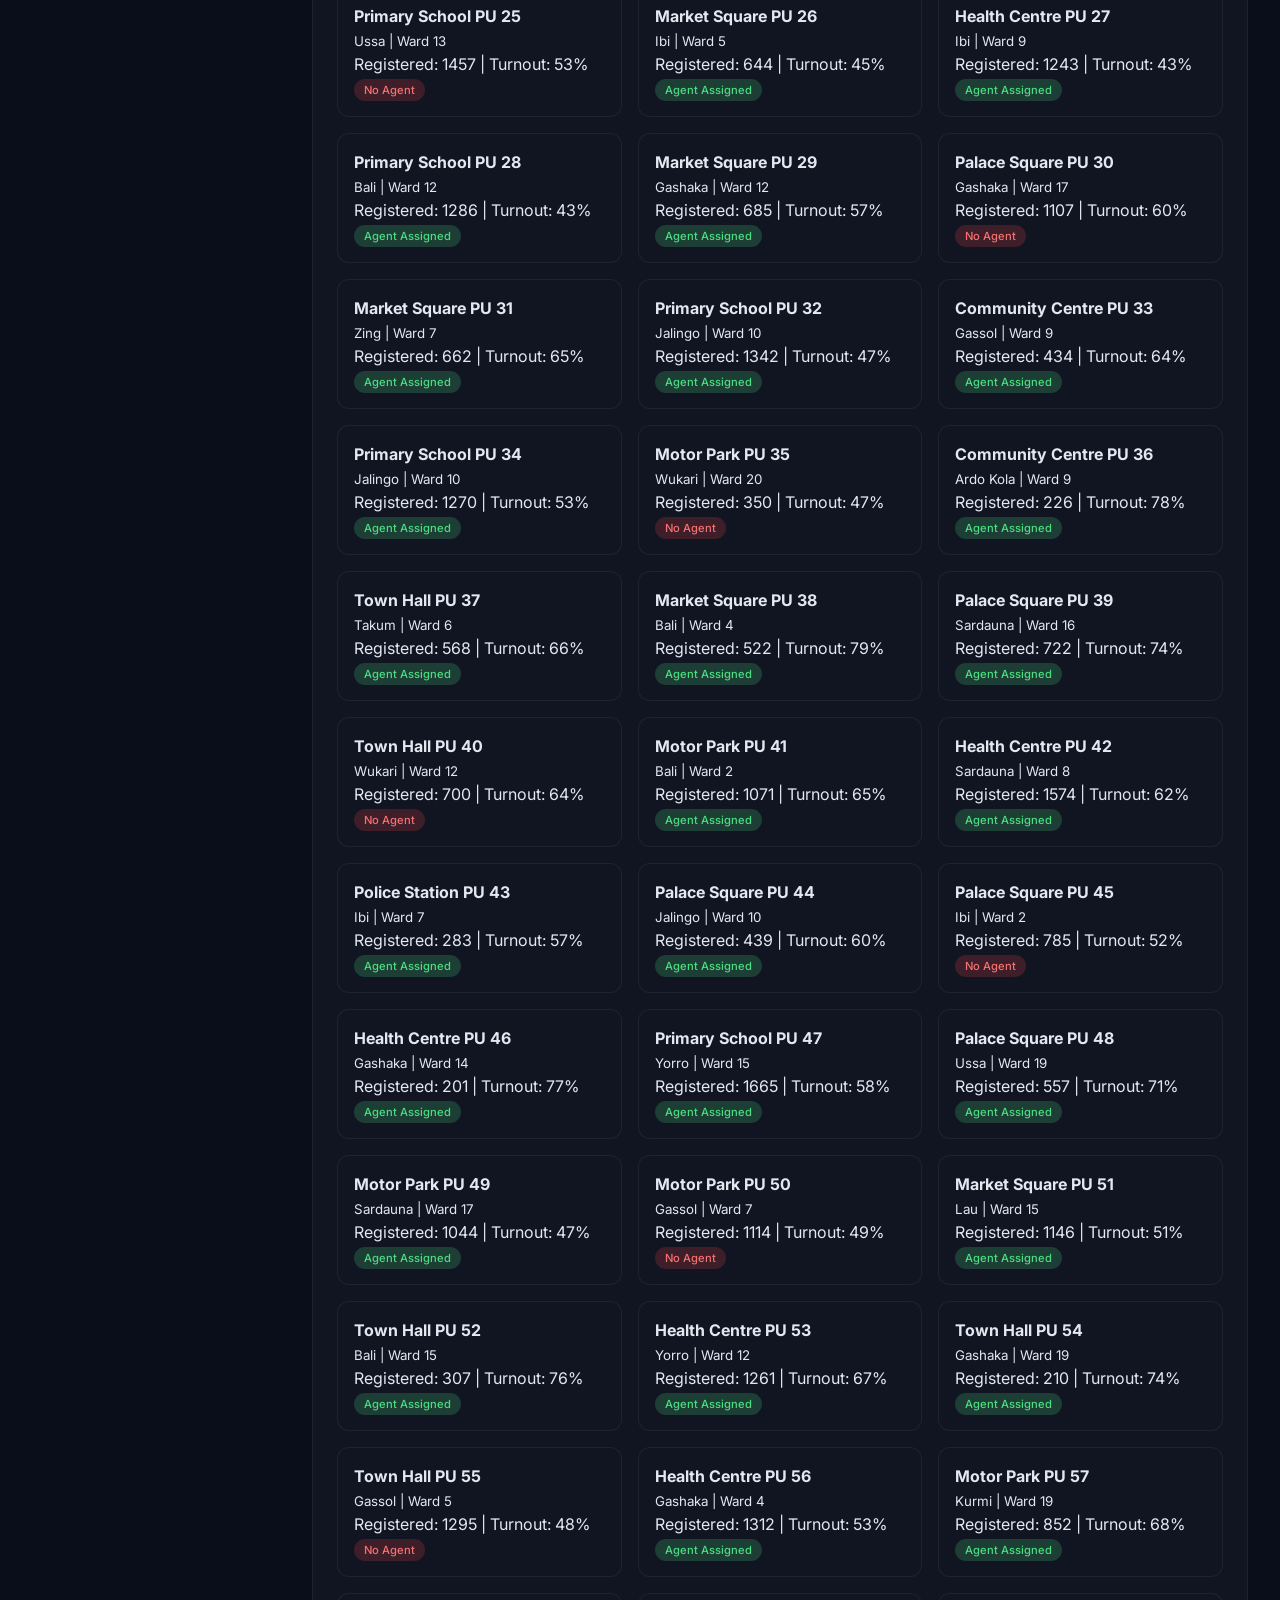
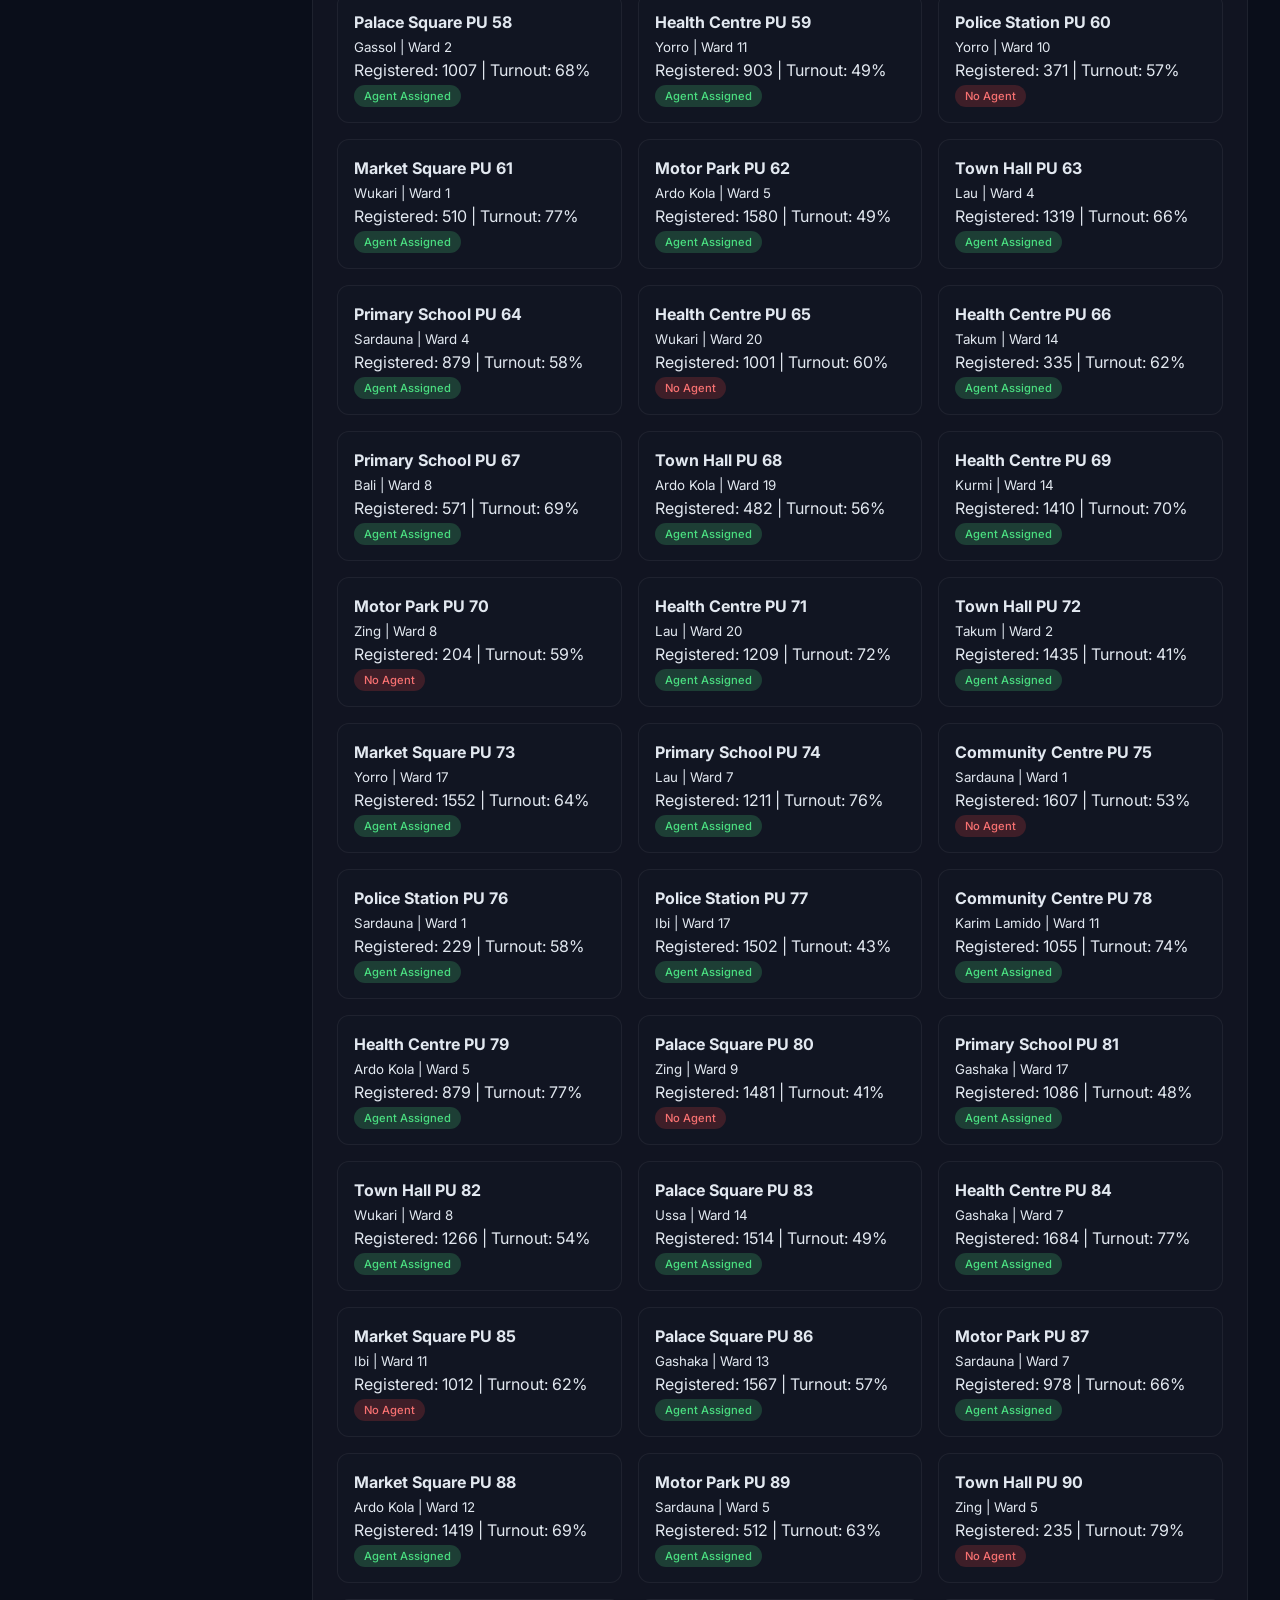
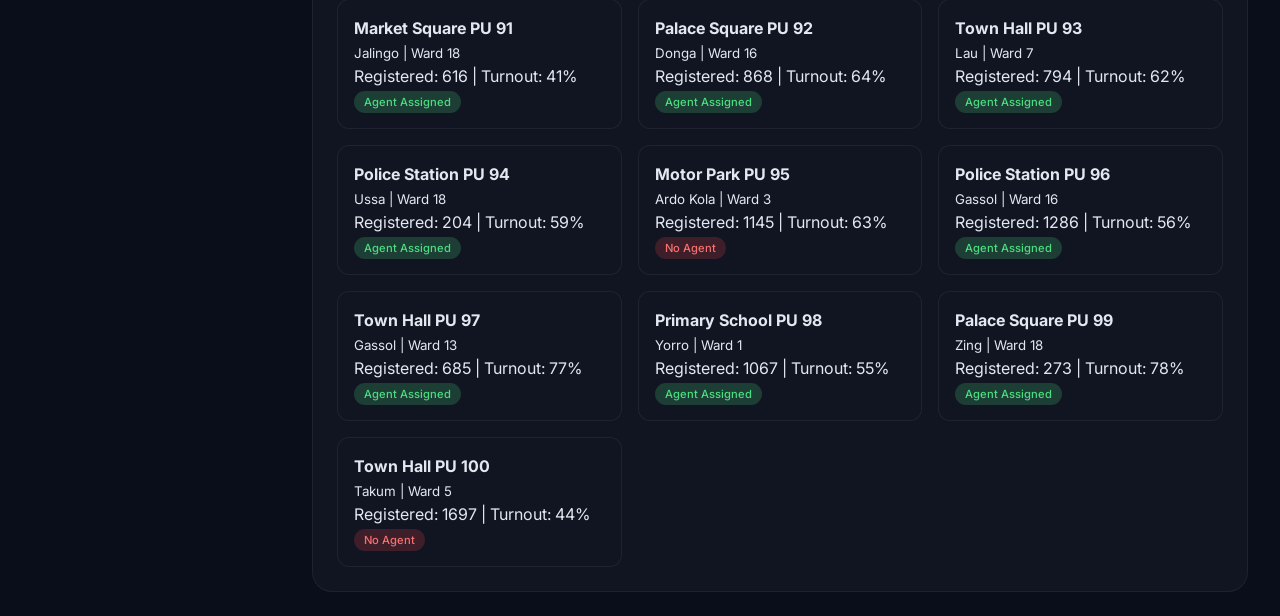
<file: polling-units.html>
<!DOCTYPE html>
<html lang="en">
<head>
  <meta charset="UTF-8">
  <meta name="viewport" content="width=device-width, initial-scale=1.0">
  <title>TEISMS | Polling Unit Intelligence Layer</title>
  <link href="https://fonts.googleapis.com/css2?family=Inter:opsz,wght@14..32,300;400;500;600;700;800&display=swap" rel="stylesheet">
  <link rel="stylesheet" href="https://cdnjs.cloudflare.com/ajax/libs/font-awesome/6.0.0-beta3/css/all.min.css">
  <link rel="stylesheet" href="styles.css">
</head>
<body>
<div class="app-container">
  <aside class="sidebar">[Same sidebar]</aside>
  <main class="main-content">
    <div class="top-bar"><div class="page-title"><h2>Polling Unit Intelligence Layer</h2><p>Section 6.4 – Foundation intelligence nodes · 2,847 Polling Units</p></div></div>
    
    <div class="stats-row">
      <div class="stat-card"><div class="value" id="total-pus">0</div><div class="label">Total Polling Units</div></div>
      <div class="stat-card"><div class="value" id="active-agents">0</div><div class="label">Agents Assigned</div></div>
      <div class="stat-card"><div class="value" id="avg-turnout">0%</div><div class="label">Predicted Turnout</div></div>
    </div>
    
    <div class="card-panel"><h3><i class="fas fa-search"></i> Polling Unit Directory</h3><input type="text" id="pu-search" placeholder="Search by PU name, LGA, or ward..." style="width:100%; padding:12px; margin-bottom:20px;"><div id="pu-list" class="polling-grid"></div></div>
  </main>
</div>
<script src="data.js"></script>
<script>
  document.getElementById('total-pus').innerText = pollingUnits.length;
  document.getElementById('active-agents').innerText = pollingUnits.filter(p=>p.agentAssigned).length;
  document.getElementById('avg-turnout').innerText = Math.floor(pollingUnits.reduce((s,p)=>s+p.turnoutPrediction,0)/pollingUnits.length)+'%';
  
  function renderPollingUnits(filter=''){
    let filtered = pollingUnits.filter(p=>p.name.toLowerCase().includes(filter)||p.lga.toLowerCase().includes(filter)||p.ward.toLowerCase().includes(filter)).slice(0,100);
    document.getElementById('pu-list').innerHTML = filtered.map(p=>`<div class="polling-card"><strong>${p.name}</strong><br><small>${p.lga} | ${p.ward}</small><br>Registered: ${p.registeredVoters} | Turnout: ${p.turnoutPrediction}%<br><span class="badge ${p.agentAssigned?'badge-success':'badge-danger'}">${p.agentAssigned?'Agent Assigned':'No Agent'}</span></div>`).join('');
  }
  renderPollingUnits();
  document.getElementById('pu-search').addEventListener('input', e=>renderPollingUnits(e.target.value.toLowerCase()));
</script>
</body>
</html>
</file>
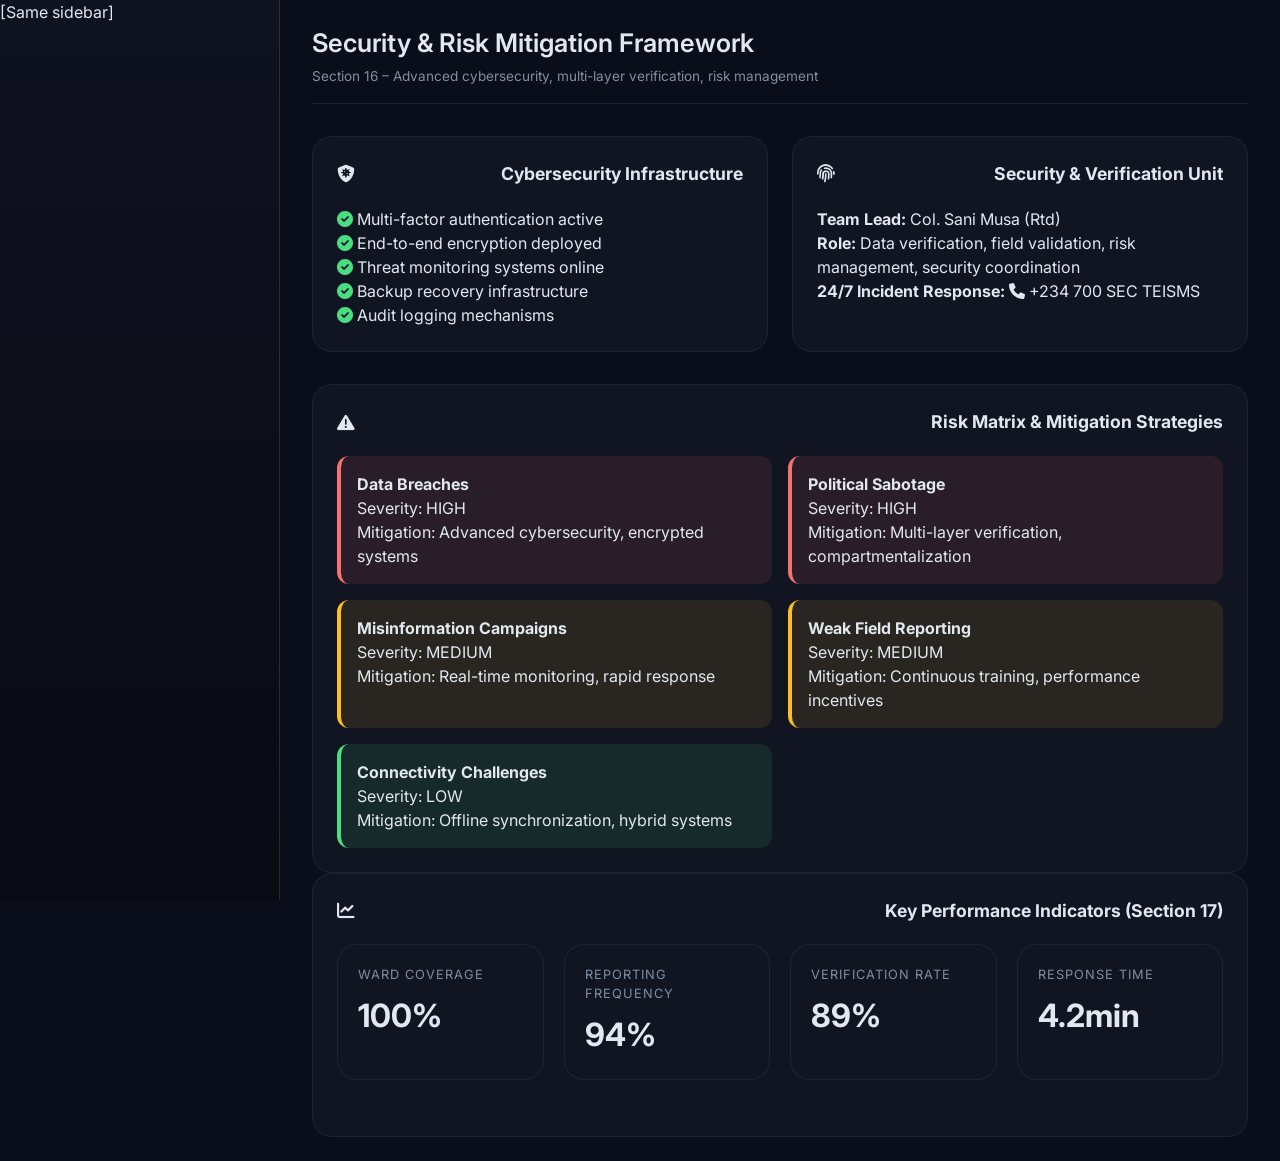
<file: security.html>
<!DOCTYPE html>
<html lang="en">
<head>
  <meta charset="UTF-8">
  <meta name="viewport" content="width=device-width, initial-scale=1.0">
  <title>TEISMS | Security & Risk Framework</title>
  <link href="https://fonts.googleapis.com/css2?family=Inter:opsz,wght@14..32,300;400;500;600;700;800&display=swap" rel="stylesheet">
  <link rel="stylesheet" href="https://cdnjs.cloudflare.com/ajax/libs/font-awesome/6.0.0-beta3/css/all.min.css">
  <link rel="stylesheet" href="styles.css">
</head>
<body>
<div class="app-container">
  <aside class="sidebar">[Same sidebar]</aside>
  <main class="main-content">
    <div class="top-bar"><div class="page-title"><h2>Security & Risk Mitigation Framework</h2><p>Section 16 – Advanced cybersecurity, multi-layer verification, risk management</p></div></div>
    
    <div class="grid-2">
      <div class="card-panel"><h3><i class="fas fa-shield-virus"></i> Cybersecurity Infrastructure</h3><p><i class="fas fa-check-circle" style="color:#4ade80"></i> Multi-factor authentication active<br><i class="fas fa-check-circle" style="color:#4ade80"></i> End-to-end encryption deployed<br><i class="fas fa-check-circle" style="color:#4ade80"></i> Threat monitoring systems online<br><i class="fas fa-check-circle" style="color:#4ade80"></i> Backup recovery infrastructure<br><i class="fas fa-check-circle" style="color:#4ade80"></i> Audit logging mechanisms</p></div>
      <div class="card-panel"><h3><i class="fas fa-fingerprint"></i> Security & Verification Unit</h3><p><strong>Team Lead:</strong> Col. Sani Musa (Rtd)<br><strong>Role:</strong> Data verification, field validation, risk management, security coordination<br><strong>24/7 Incident Response:</strong> <i class="fas fa-phone"></i> +234 700 SEC TEISMS</p></div>
    </div>
    
    <div class="card-panel"><h3><i class="fas fa-exclamation-triangle"></i> Risk Matrix & Mitigation Strategies</h3><div class="risk-matrix" id="risk-matrix"></div></div>
    
    <div class="card-panel"><h3><i class="fas fa-chart-line"></i> Key Performance Indicators (Section 17)</h3><div class="stats-row"><div class="stat-card"><div class="label">Ward Coverage</div><div class="value">100%</div></div><div class="stat-card"><div class="label">Reporting Frequency</div><div class="value">94%</div></div><div class="stat-card"><div class="label">Verification Rate</div><div class="value">89%</div></div><div class="stat-card"><div class="label">Response Time</div><div class="value">4.2min</div></div></div></div>
  </main>
</div>
<script src="data.js"></script>
<script>
  const risksList = [
    { name:"Data Breaches", severity:"high", mitigation:"Advanced cybersecurity, encrypted systems" },
    { name:"Political Sabotage", severity:"high", mitigation:"Multi-layer verification, compartmentalization" },
    { name:"Misinformation Campaigns", severity:"medium", mitigation:"Real-time monitoring, rapid response" },
    { name:"Weak Field Reporting", severity:"medium", mitigation:"Continuous training, performance incentives" },
    { name:"Connectivity Challenges", severity:"low", mitigation:"Offline synchronization, hybrid systems" }
  ];
  document.getElementById('risk-matrix').innerHTML = risksList.map(r => `<div class="risk-item risk-${r.severity}"><strong>${r.name}</strong><br>Severity: ${r.severity.toUpperCase()}<br>Mitigation: ${r.mitigation}</div>`).join('');
</script>
</body>
</html>
</file>
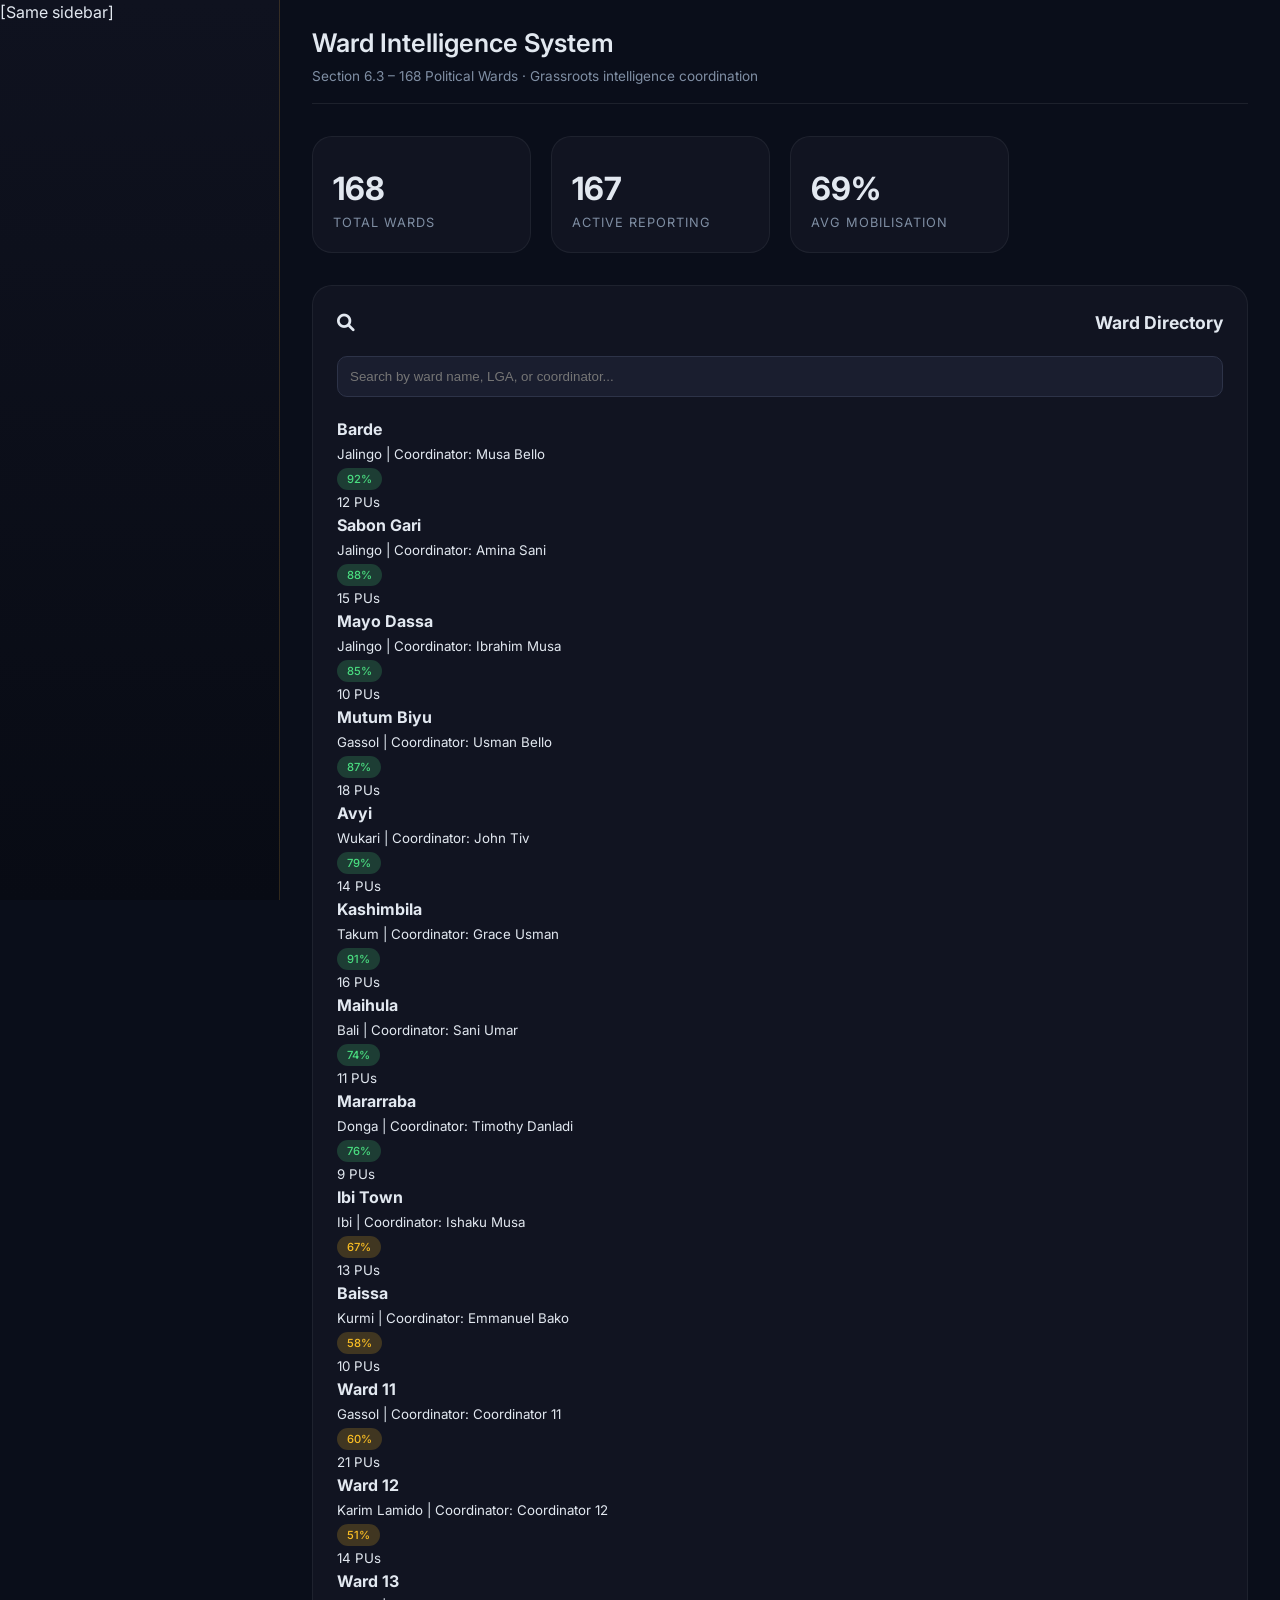
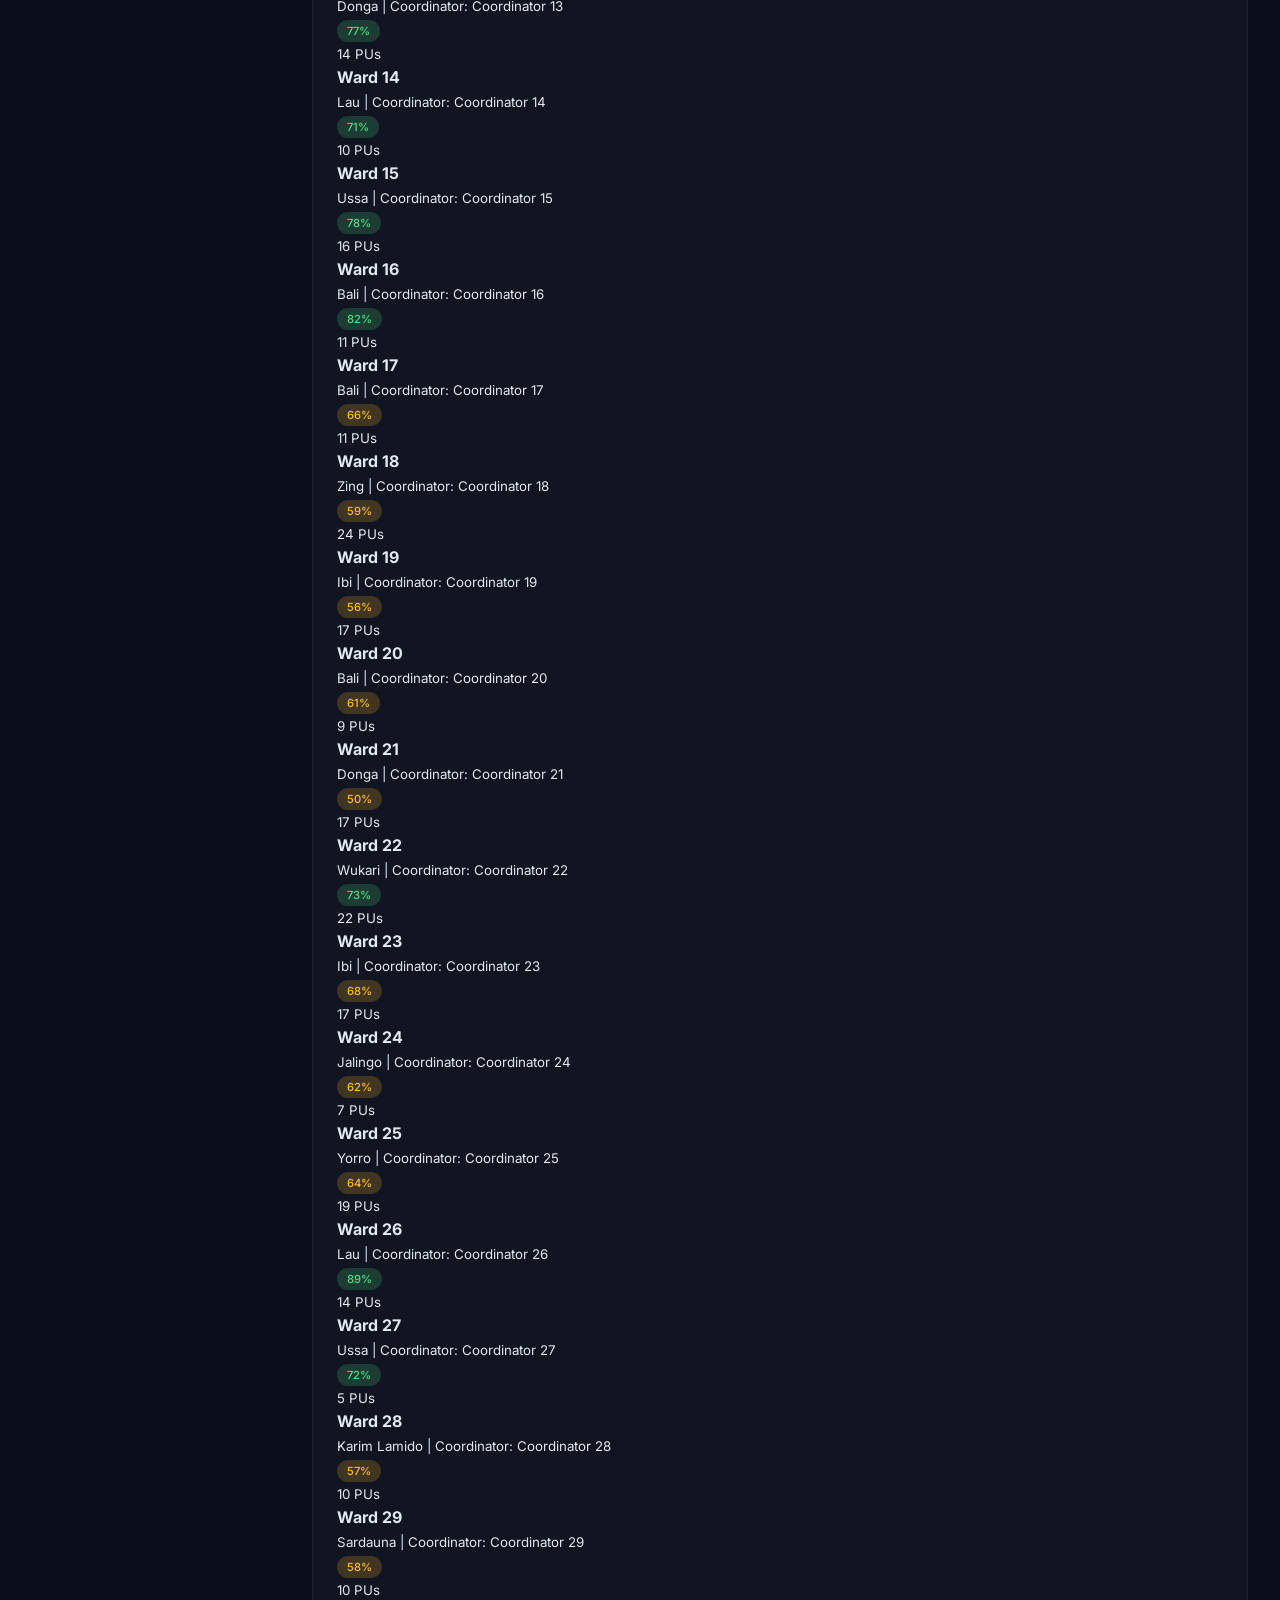
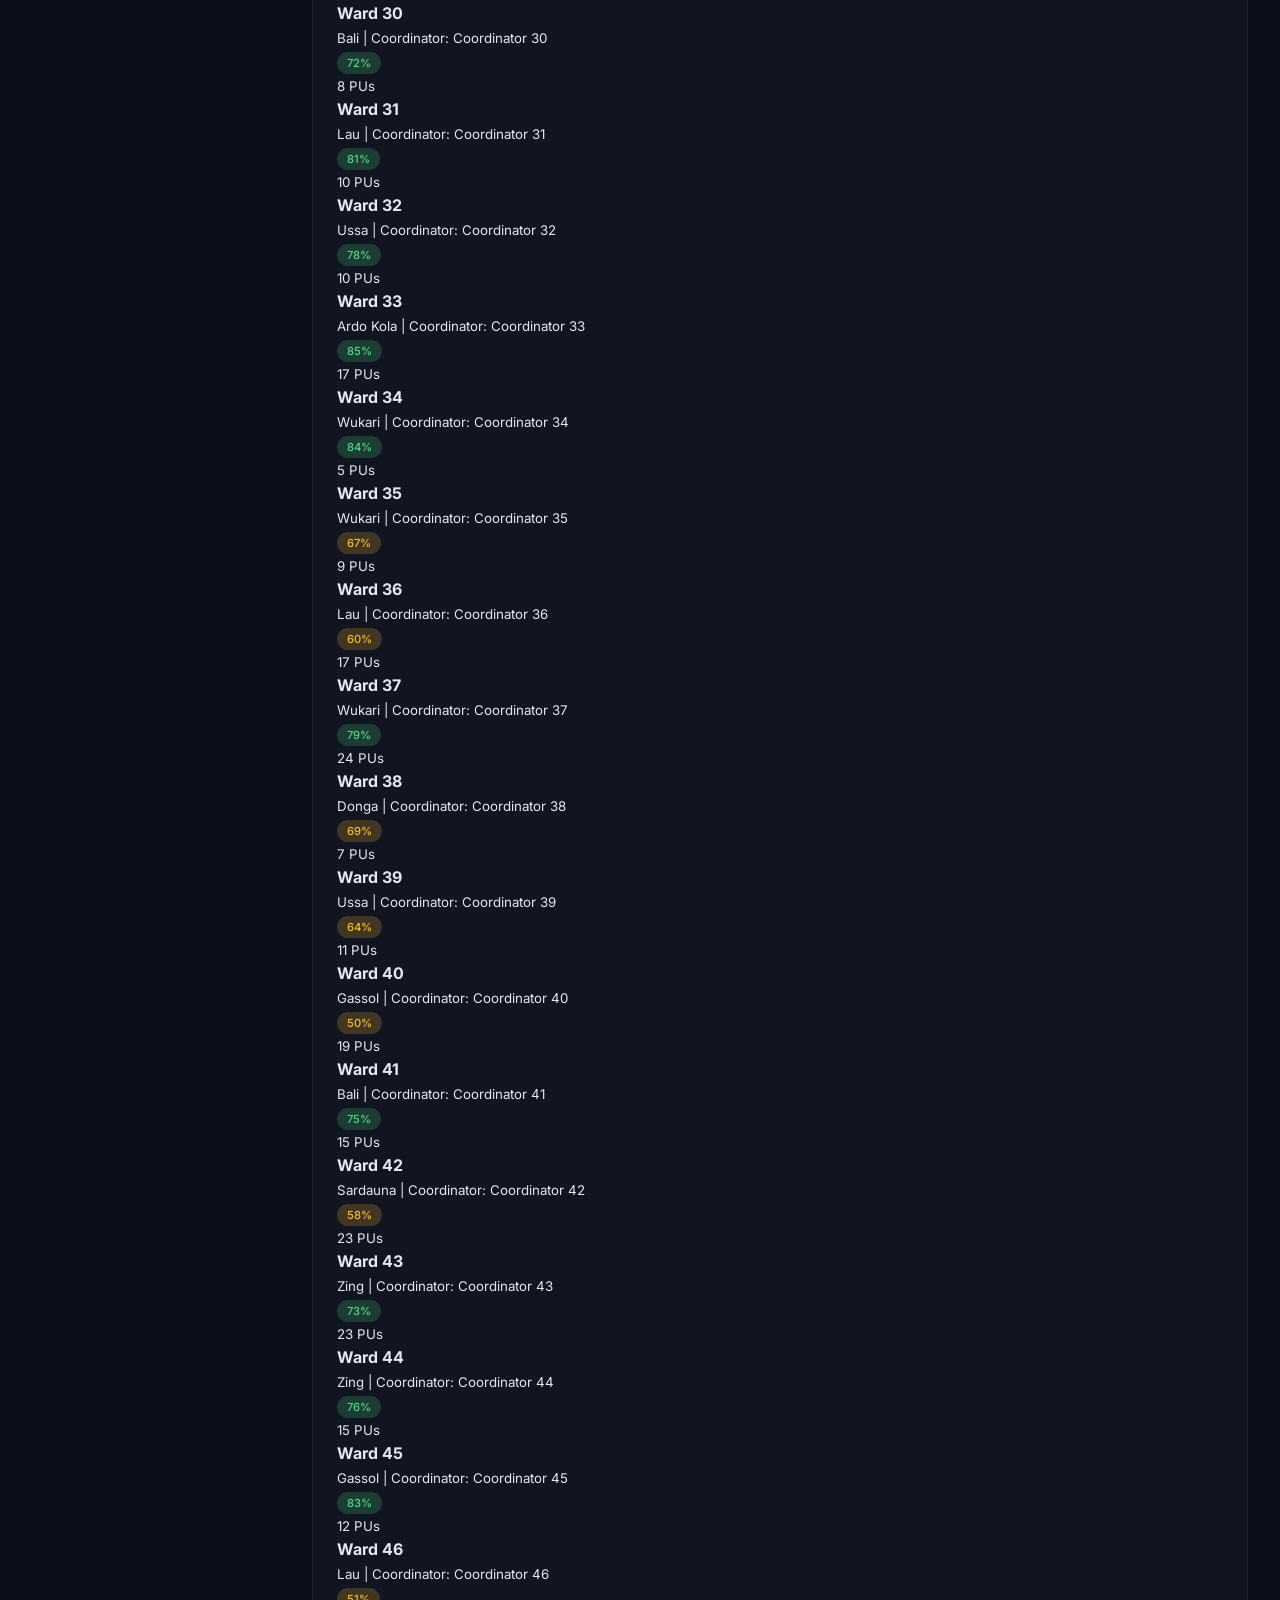
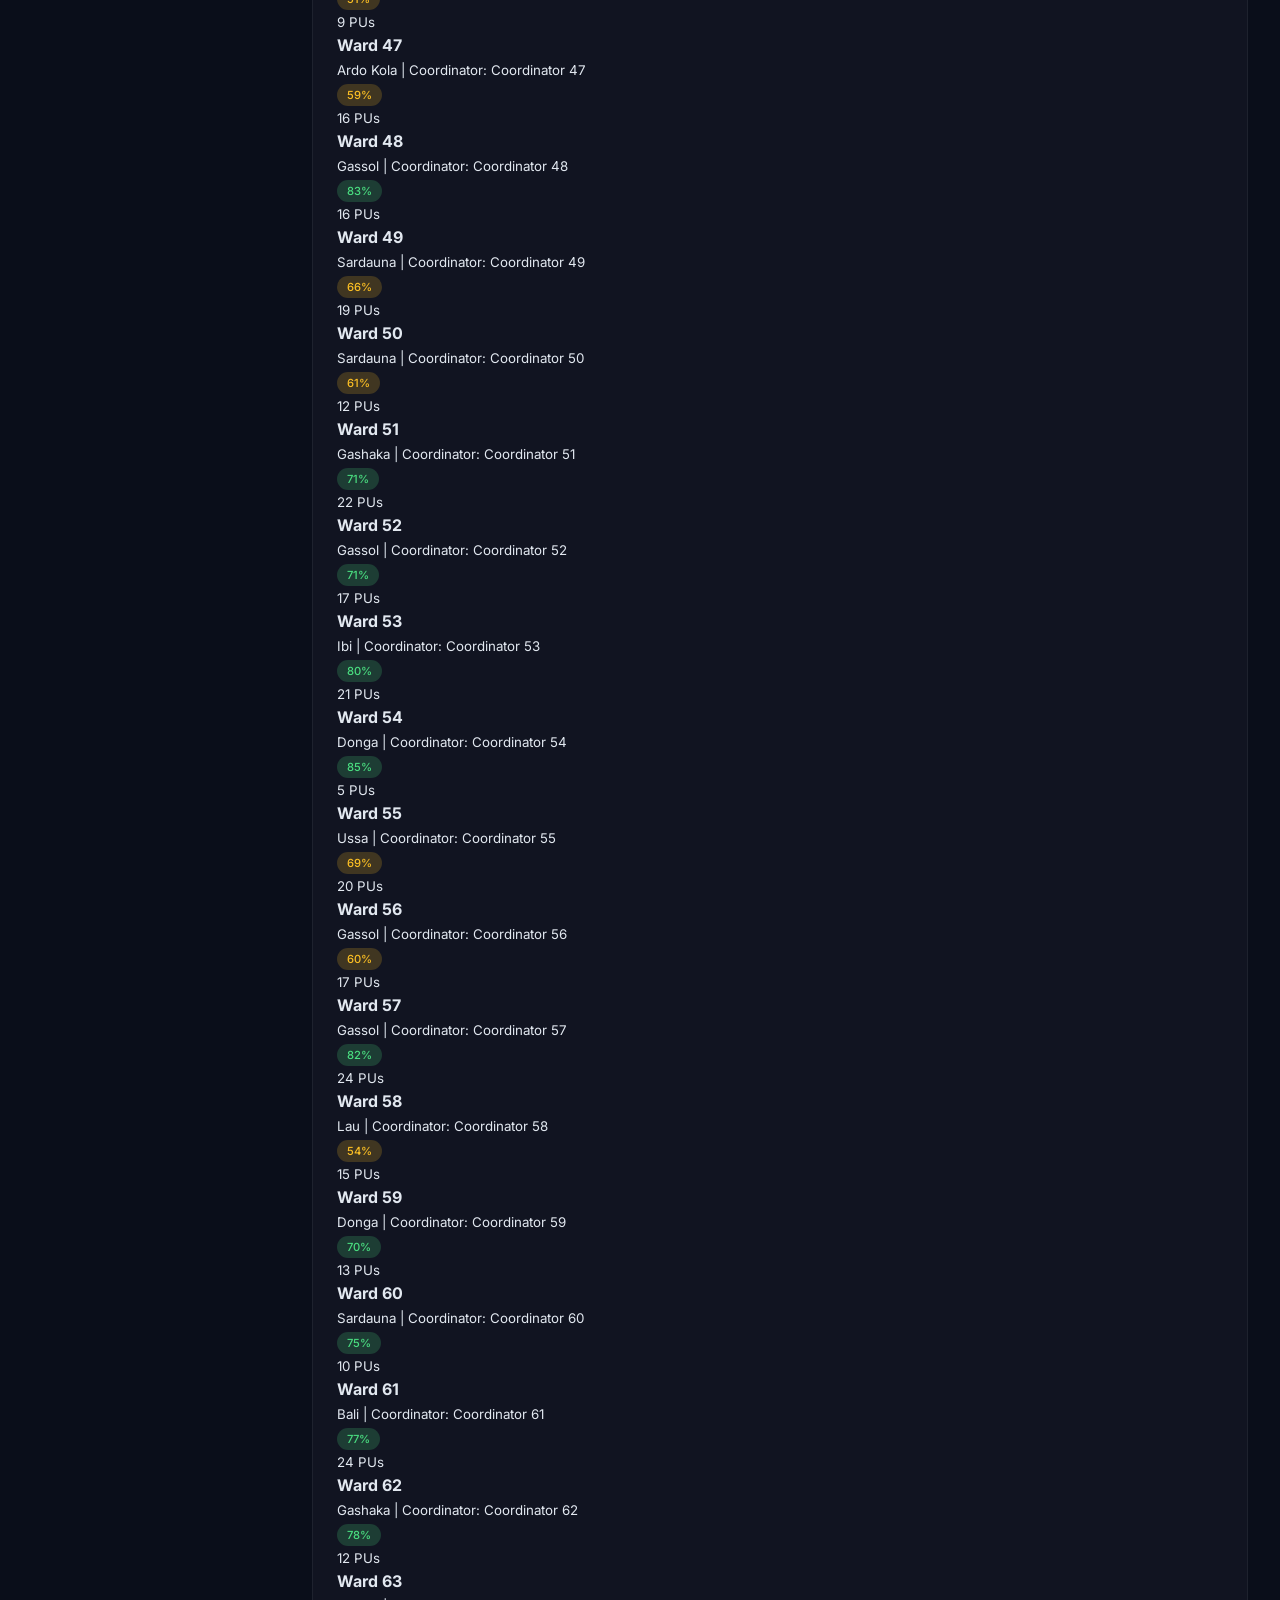
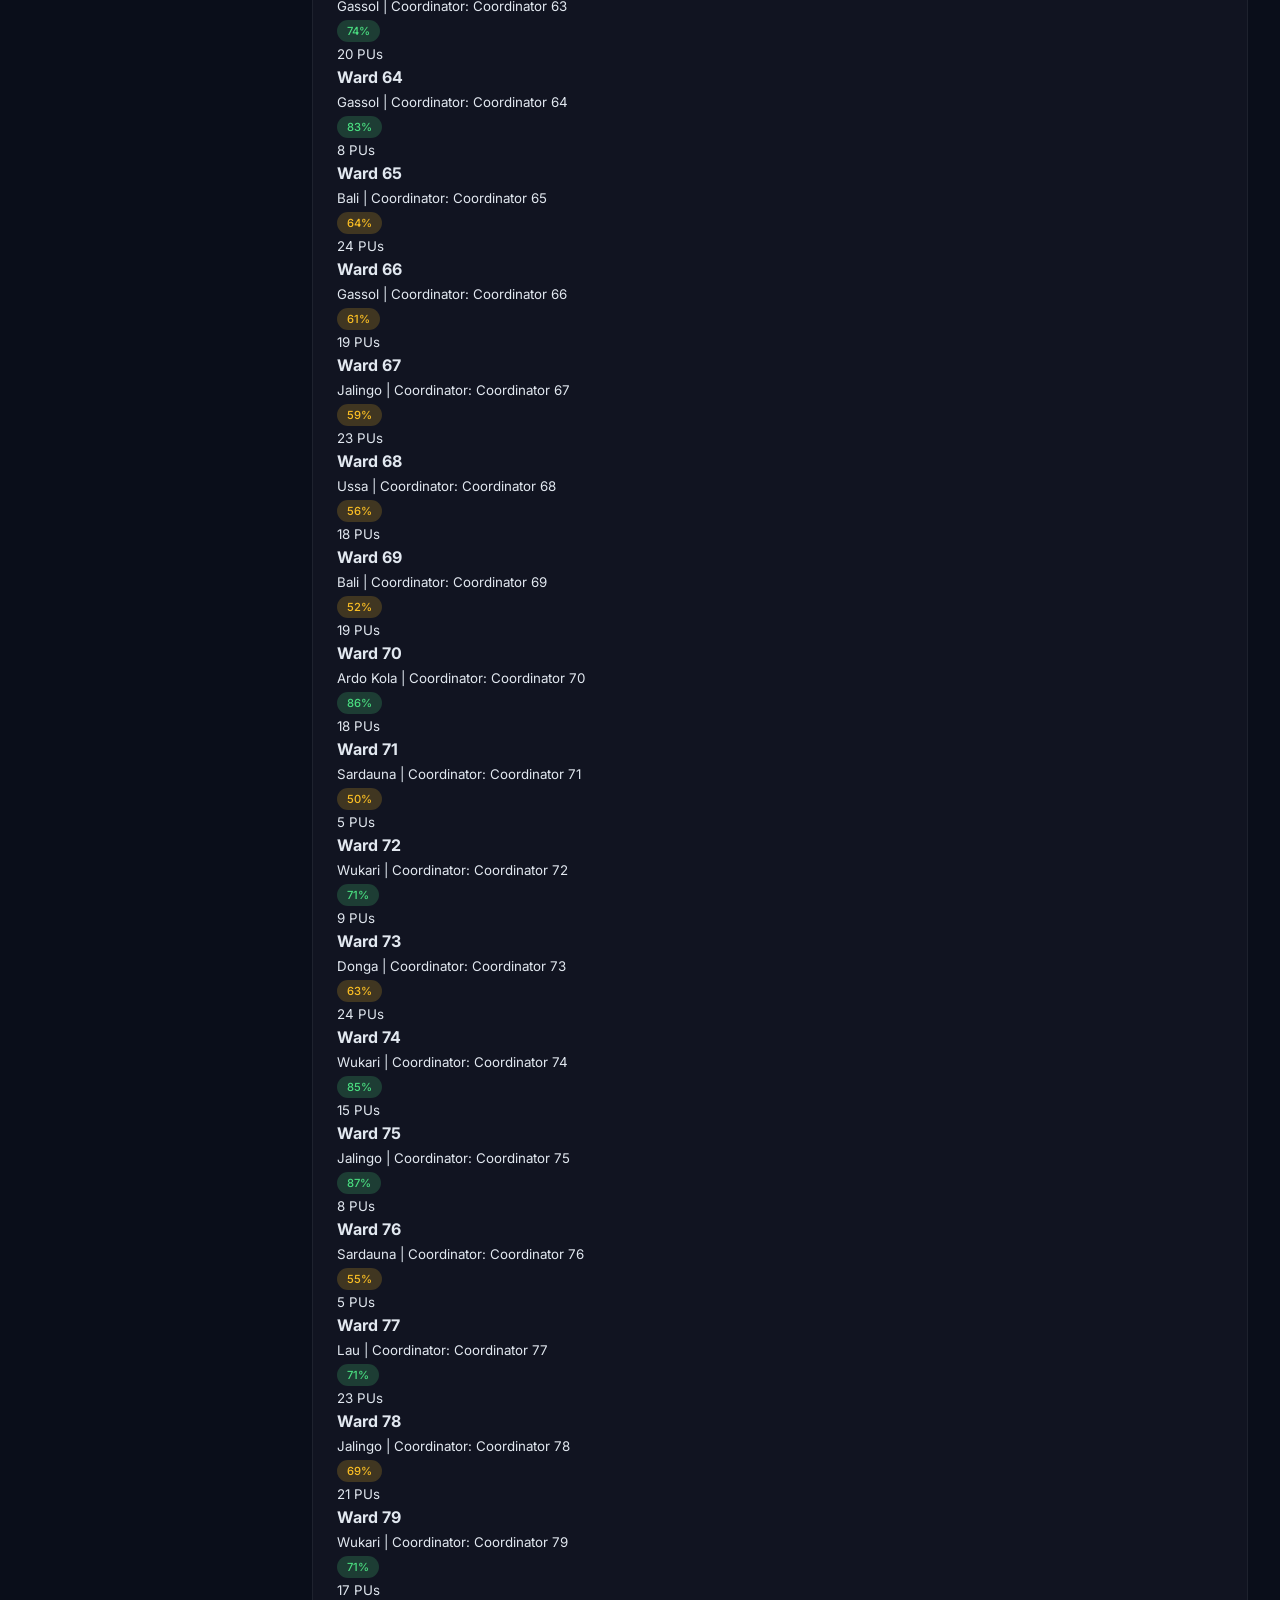
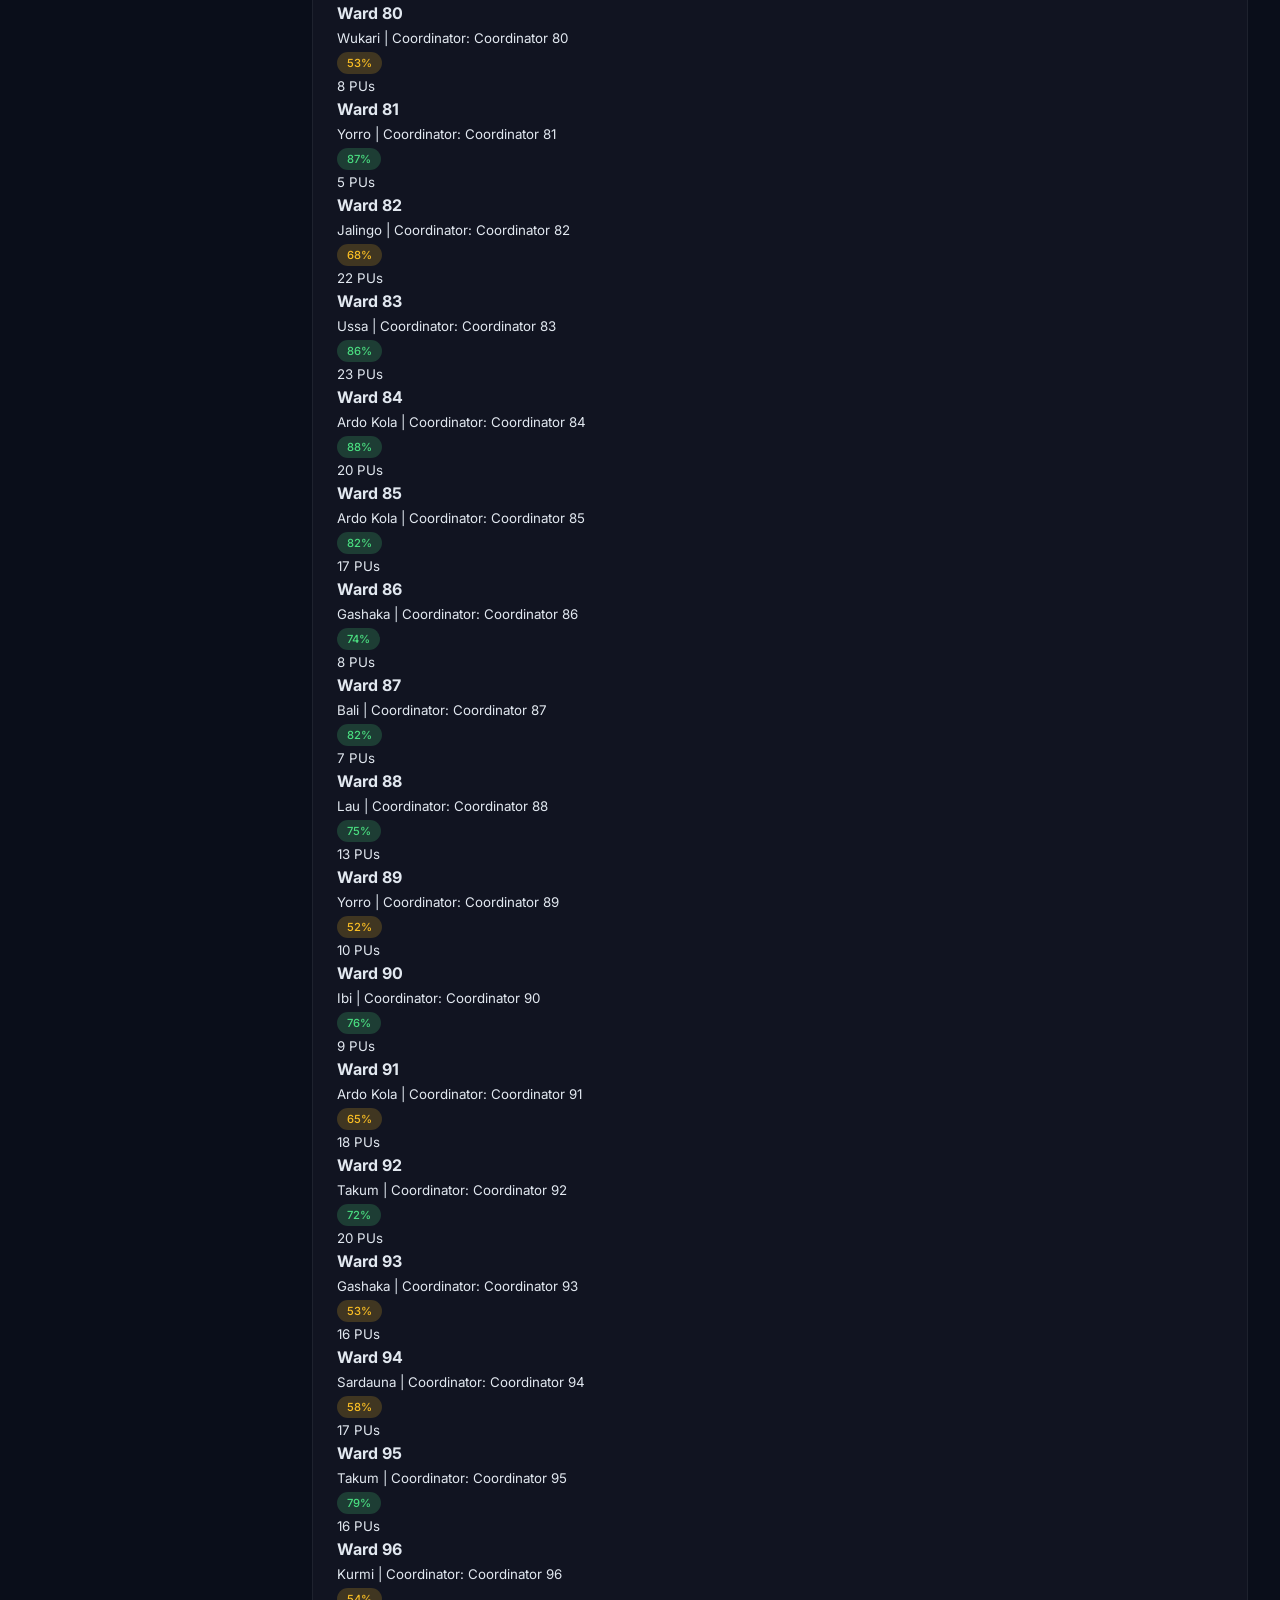
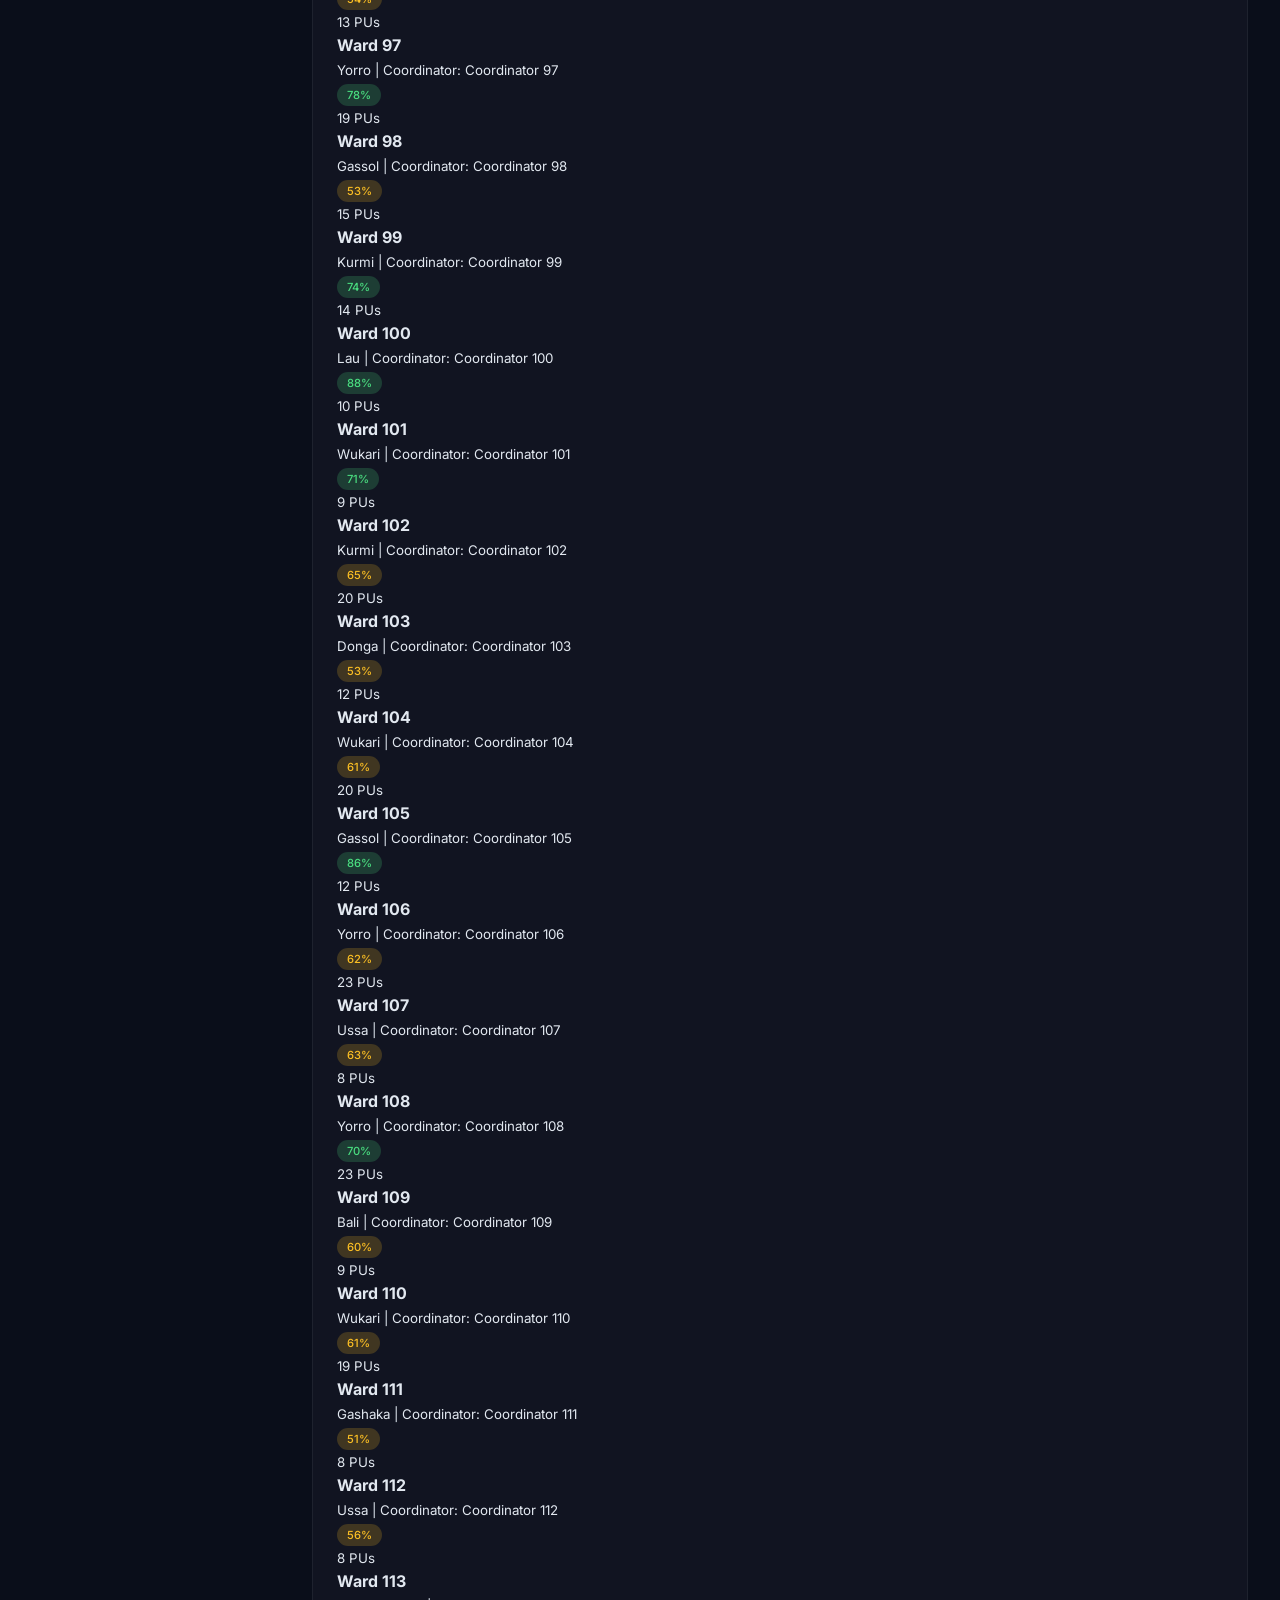
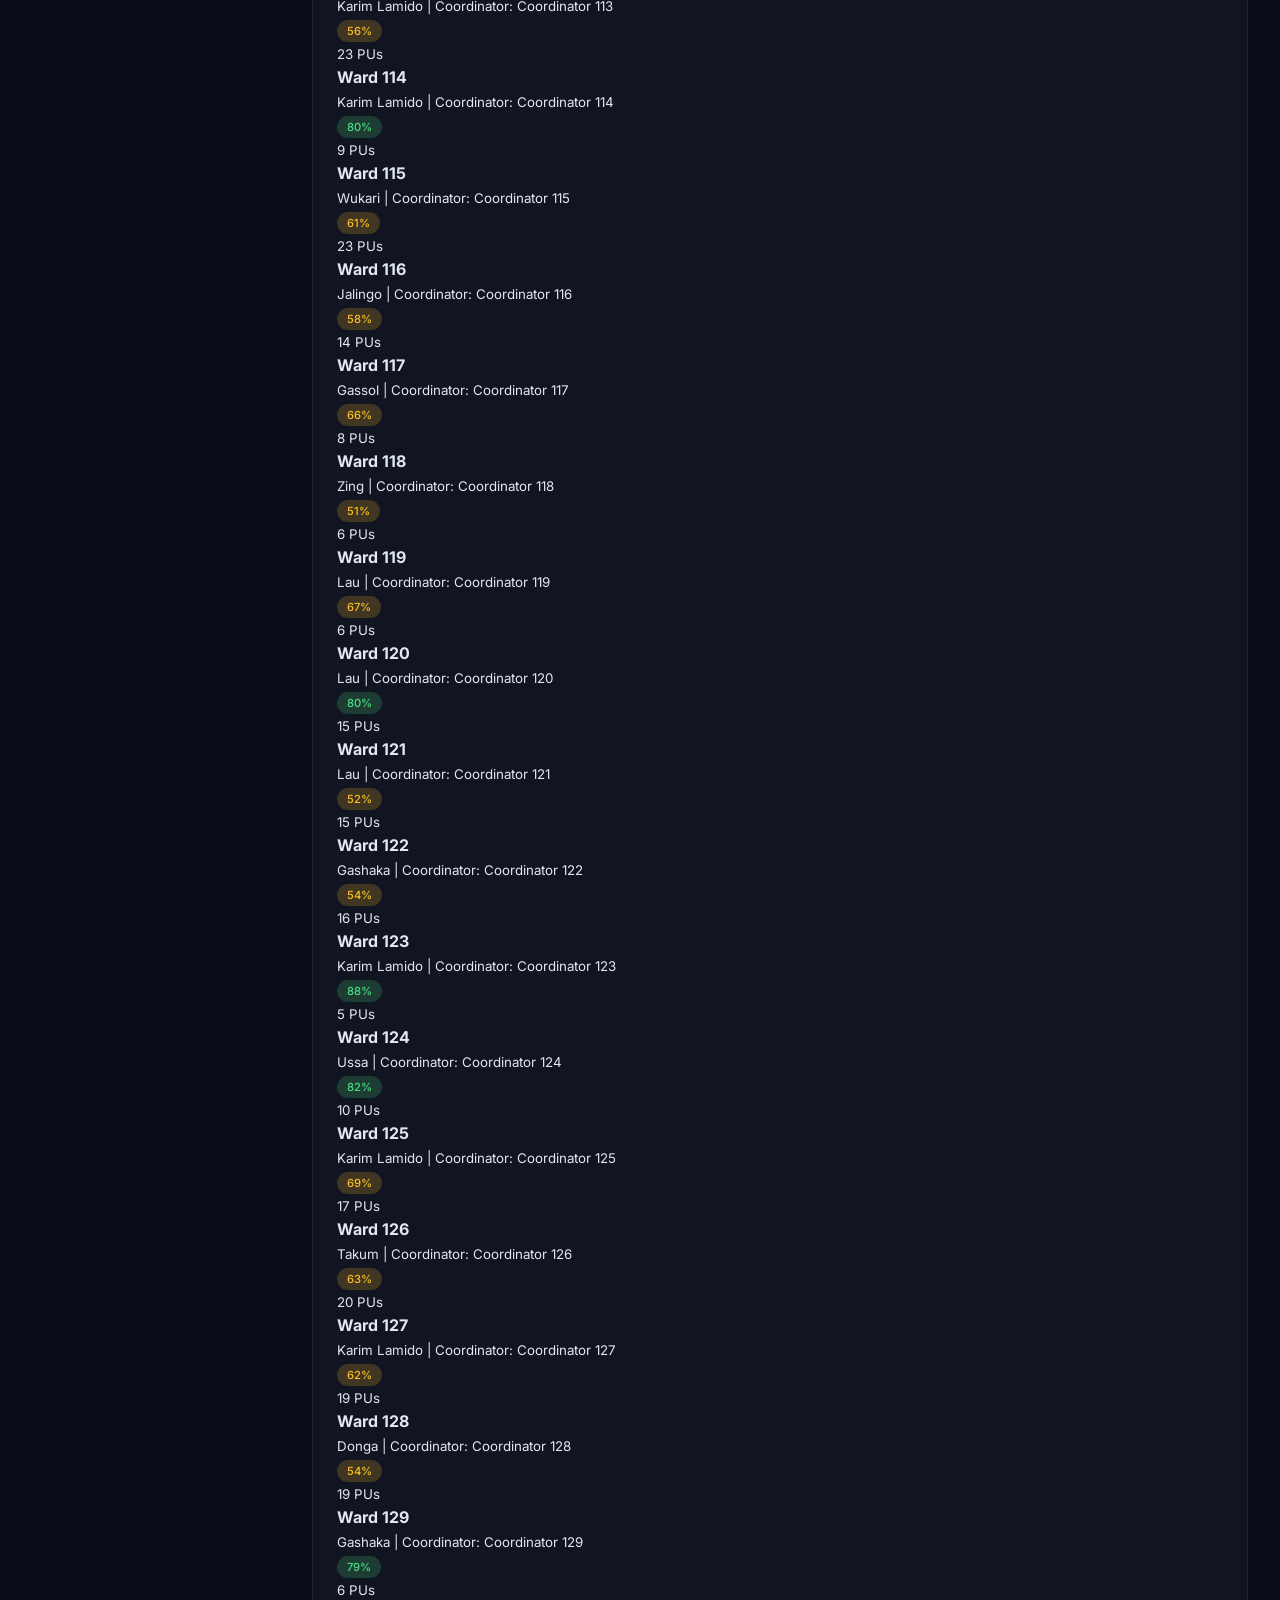
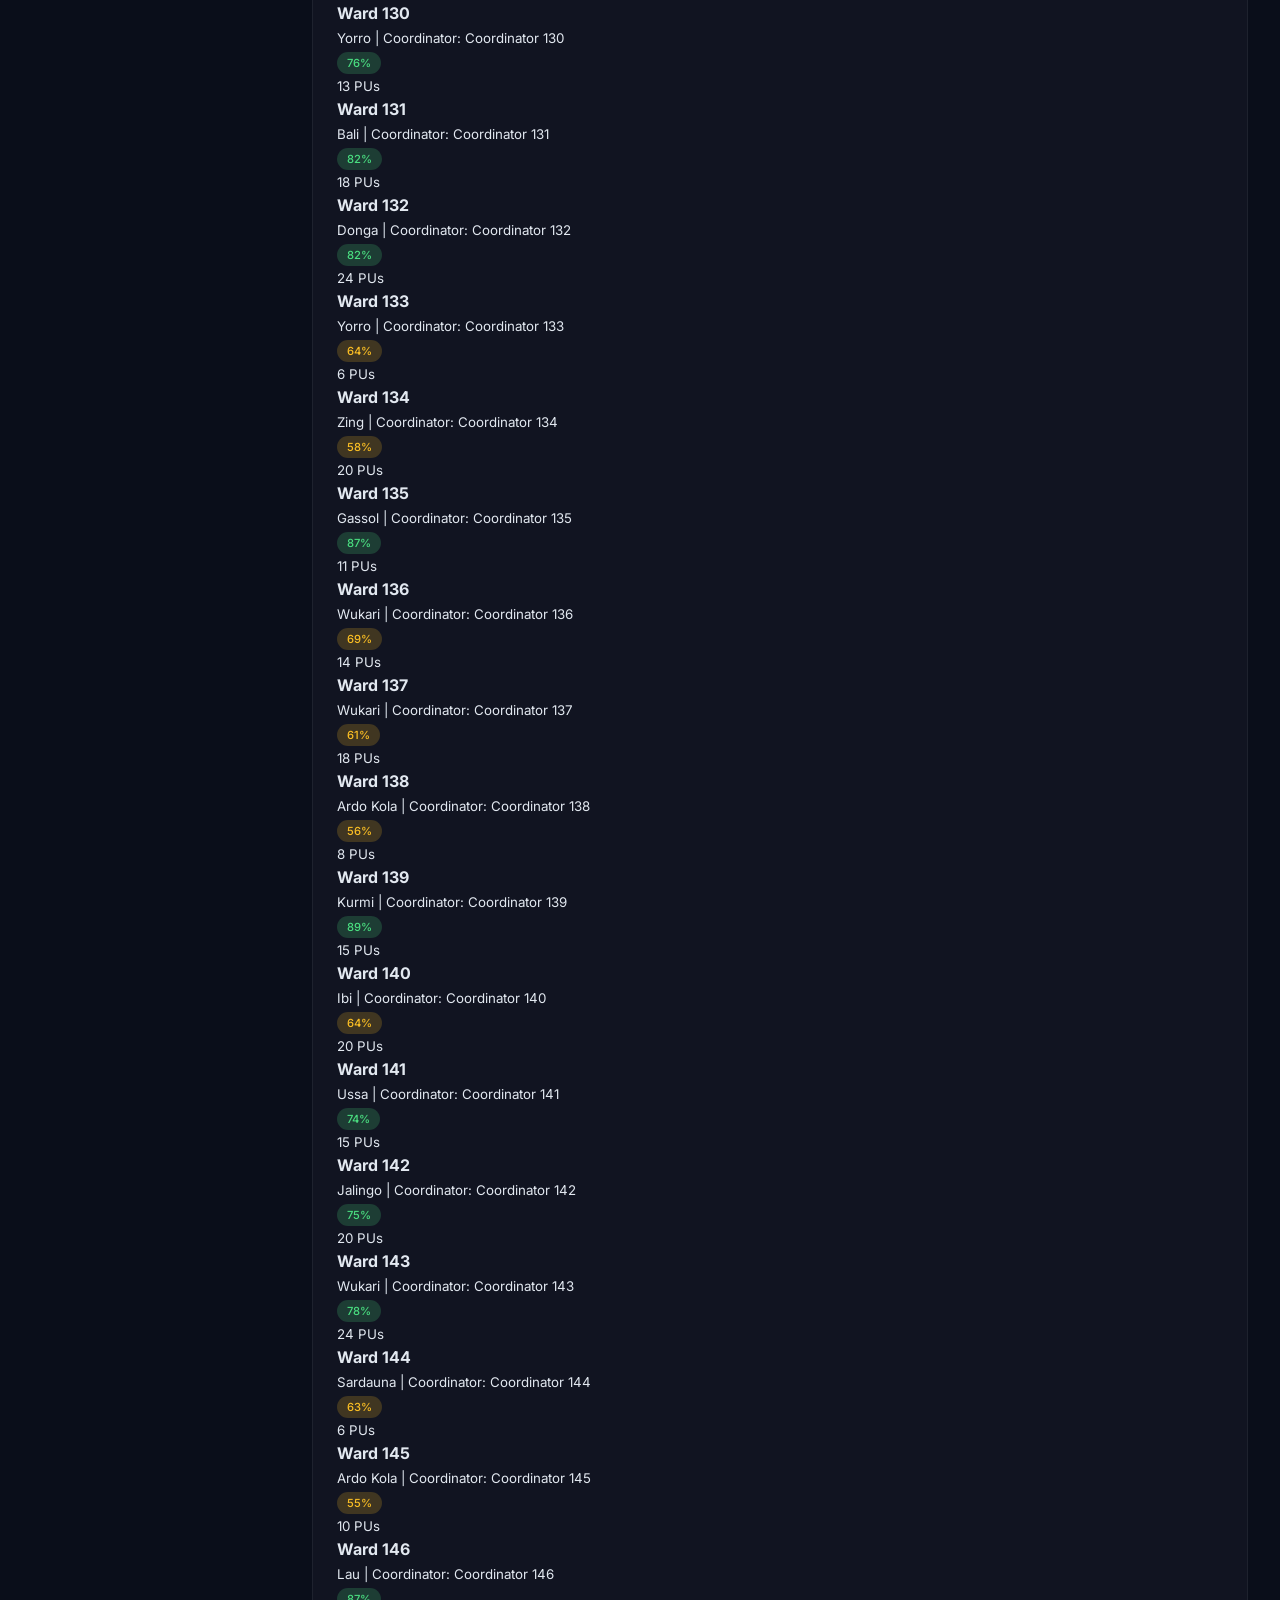
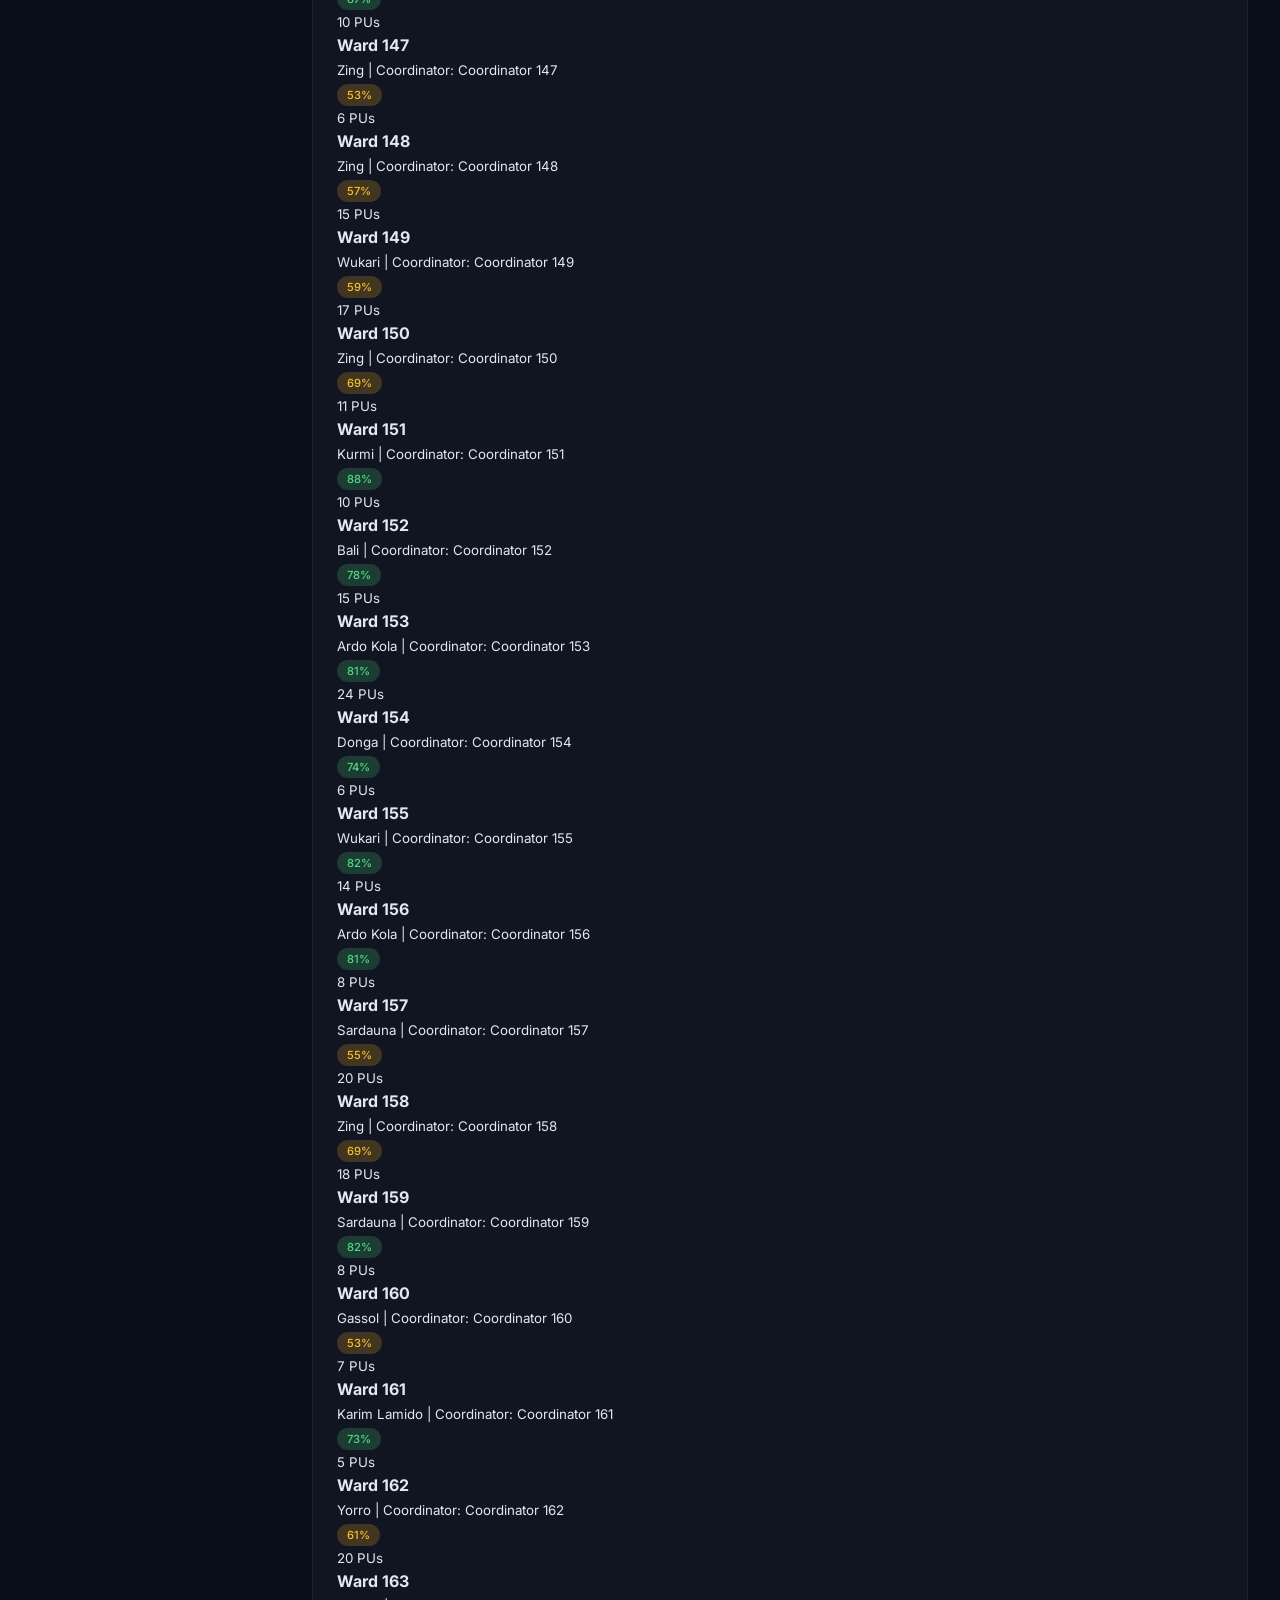
<file: wards.html>
<!DOCTYPE html>
<html lang="en">
<head>
  <meta charset="UTF-8">
  <meta name="viewport" content="width=device-width, initial-scale=1.0">
  <title>TEISMS | Ward Intelligence System</title>
  <link href="https://fonts.googleapis.com/css2?family=Inter:opsz,wght@14..32,300;400;500;600;700;800&display=swap" rel="stylesheet">
  <link rel="stylesheet" href="https://cdnjs.cloudflare.com/ajax/libs/font-awesome/6.0.0-beta3/css/all.min.css">
  <link rel="stylesheet" href="styles.css">
</head>
<body>
<div class="app-container">
  <aside class="sidebar">[Same sidebar]</aside>
  <main class="main-content">
    <div class="top-bar"><div class="page-title"><h2>Ward Intelligence System</h2><p>Section 6.3 – 168 Political Wards · Grassroots intelligence coordination</p></div></div>
    
    <div class="stats-row">
      <div class="stat-card"><div class="value">168</div><div class="label">Total Wards</div></div>
      <div class="stat-card"><div class="value" id="active-wards">0</div><div class="label">Active Reporting</div></div>
      <div class="stat-card"><div class="value" id="avg-ward-score">0%</div><div class="label">Avg Mobilisation</div></div>
    </div>
    
    <div class="card-panel"><h3><i class="fas fa-search"></i> Ward Directory</h3><input type="text" id="ward-search" placeholder="Search by ward name, LGA, or coordinator..." style="width:100%; padding:12px; margin-bottom:20px; background:#1a1e2f; border:1px solid #2d3348; border-radius:10px;"><div id="ward-list" class="ward-list"></div></div>
  </main>
</div>
<script src="data.js"></script>
<script>
  document.getElementById('active-wards').innerText = wards.filter(w=>w.status!=='critical').length;
  document.getElementById('avg-ward-score').innerText = Math.floor(wards.reduce((s,w)=>s+w.mobilisationScore,0)/wards.length)+'%';
  
  function renderWards(filter=''){
    let filtered = wards.filter(w=>w.name.toLowerCase().includes(filter)||w.lga.toLowerCase().includes(filter)||(w.coordinator&&w.coordinator.toLowerCase().includes(filter)));
    document.getElementById('ward-list').innerHTML = filtered.map(w=>`<div class="ward-item"><div><strong>${w.name}</strong><br><small>${w.lga} | Coordinator: ${w.coordinator || 'TBD'}</small></div><div><span class="badge ${w.mobilisationScore>=70?'badge-success':(w.mobilisationScore>=50?'badge-warning':'badge-danger')}">${w.mobilisationScore}%</span><br><small>${w.pollingUnits || 0} PUs</small></div></div>`).join('');
  }
  renderWards();
  document.getElementById('ward-search').addEventListener('input', e=>renderWards(e.target.value.toLowerCase()));
</script>
</body>
</html>
</file>
<file: styles.css>
/* TEISMS Global Styles - Government Presentable */
:root {
  --primary-gold: #d4a13e;
  --primary-gold-light: #e8c06e;
  --primary-gold-dark: #a47c2c;
  --deep-navy: #0a1a2f;
  --deep-teal: #0d3b4c;
  --slate: #2c3e50;
  --success: #2e7d64;
  --danger: #c93a3a;
  --warning: #f59e0b;
  --info: #3b82f6;
}

* {
  margin: 0;
  padding: 0;
  box-sizing: border-box;
}

body {
  font-family: 'Inter', sans-serif;
  background: #0a0e1a;
  color: #e2e8f0;
  line-height: 1.5;
}

/* Dashboard Layout */
.app-container {
  display: flex;
  min-height: 100vh;
}

/* Sidebar */
.sidebar {
  width: 280px;
  background: linear-gradient(180deg, #0f121f 0%, #080b14 100%);
  border-right: 1px solid rgba(212, 161, 62, 0.2);
  position: fixed;
  height: 100vh;
  overflow-y: auto;
  z-index: 100;
}

.sidebar-header {
  padding: 28px 24px;
  border-bottom: 1px solid rgba(255,255,255,0.08);
}

.sidebar-header h1 {
  font-size: 1.4rem;
  font-weight: 700;
  background: linear-gradient(135deg, #d4a13e, #f0c674);
  -webkit-background-clip: text;
  background-clip: text;
  color: transparent;
}

.sidebar-header p {
  font-size: 0.7rem;
  color: #5a6270;
  margin-top: 6px;
}

.nav-menu {
  padding: 24px 16px;
}

.nav-item {
  display: flex;
  align-items: center;
  gap: 14px;
  padding: 12px 20px;
  margin: 4px 0;
  border-radius: 12px;
  color: #9ca3af;
  text-decoration: none;
  transition: all 0.2s;
  cursor: pointer;
}

.nav-item i {
  width: 22px;
  font-size: 1.1rem;
}

.nav-item:hover, .nav-item.active {
  background: rgba(212, 161, 62, 0.15);
  color: #d4a13e;
}

/* Main Content */
.main-content {
  flex: 1;
  margin-left: 280px;
  padding: 24px 32px;
}

/* Top Bar */
.top-bar {
  display: flex;
  justify-content: space-between;
  align-items: center;
  margin-bottom: 32px;
  padding-bottom: 16px;
  border-bottom: 1px solid rgba(255,255,255,0.08);
  flex-wrap: wrap;
  gap: 16px;
}

.page-title h2 {
  font-size: 1.6rem;
  font-weight: 600;
}

.page-title p {
  color: #7f8ea3;
  font-size: 0.85rem;
  margin-top: 4px;
}

.user-info {
  display: flex;
  align-items: center;
  gap: 16px;
  background: rgba(255,255,255,0.05);
  padding: 8px 20px;
  border-radius: 40px;
}

/* Stats Cards */
.stats-row {
  display: grid;
  grid-template-columns: repeat(4, 1fr);
  gap: 20px;
  margin-bottom: 32px;
}

.stat-card {
  background: rgba(18, 22, 35, 0.9);
  border-radius: 20px;
  padding: 20px;
  border: 1px solid rgba(255,255,255,0.06);
  transition: transform 0.2s;
}

.stat-card:hover {
  transform: translateY(-2px);
  border-color: rgba(212,161,62,0.3);
}

.stat-card .label {
  color: #7f8ea3;
  font-size: 0.8rem;
  text-transform: uppercase;
  letter-spacing: 1px;
}

.stat-card .value {
  font-size: 2rem;
  font-weight: 700;
  margin-top: 8px;
}

.stat-card .trend {
  font-size: 0.75rem;
  margin-top: 8px;
}

.trend.positive { color: #4ade80; }
.trend.warning { color: #fbbf24; }
.trend.danger { color: #f87171; }

/* Grid Layouts */
.grid-2 {
  display: grid;
  grid-template-columns: repeat(2, 1fr);
  gap: 24px;
  margin-bottom: 32px;
}

.grid-3 {
  display: grid;
  grid-template-columns: repeat(3, 1fr);
  gap: 24px;
  margin-bottom: 32px;
}

.grid-4 {
  display: grid;
  grid-template-columns: repeat(4, 1fr);
  gap: 20px;
  margin-bottom: 32px;
}

/* Card Panels */
.card-panel {
  background: rgba(18, 22, 35, 0.9);
  border-radius: 20px;
  padding: 24px;
  border: 1px solid rgba(255,255,255,0.06);
}

.card-panel h3 {
  font-size: 1.1rem;
  margin-bottom: 20px;
  display: flex;
  justify-content: space-between;
  align-items: center;
  flex-wrap: wrap;
  gap: 10px;
}

/* LGA Grid */
.lga-grid {
  display: grid;
  grid-template-columns: repeat(4, 1fr);
  gap: 16px;
  margin-bottom: 32px;
}

.lga-card {
  background: rgba(18, 22, 35, 0.9);
  border-radius: 16px;
  padding: 16px;
  border-left: 3px solid #d4a13e;
  cursor: pointer;
  transition: all 0.2s;
}

.lga-card:hover {
  background: rgba(212,161,62,0.1);
  transform: translateX(4px);
}

.lga-card h4 {
  font-size: 1rem;
  margin-bottom: 8px;
}

.lga-card .score {
  font-size: 1.5rem;
  font-weight: 700;
  color: #d4a13e;
}

/* Tables */
.data-table {
  width: 100%;
  font-size: 0.85rem;
}

.data-table th {
  text-align: left;
  padding: 12px 8px;
  color: #7f8ea3;
  font-weight: 500;
  border-bottom: 1px solid rgba(255,255,255,0.08);
}

.data-table td {
  padding: 12px 8px;
  border-bottom: 1px solid rgba(255,255,255,0.05);
}

/* Badges */
.badge {
  padding: 4px 10px;
  border-radius: 20px;
  font-size: 0.7rem;
  font-weight: 500;
}

.badge-success { background: rgba(74,222,128,0.2); color: #4ade80; }
.badge-warning { background: rgba(251,191,36,0.2); color: #fbbf24; }
.badge-danger { background: rgba(239,68,68,0.2); color: #f87171; }
.badge-gold { background: rgba(212,161,62,0.2); color: #d4a13e; }
.badge-info { background: rgba(59,130,246,0.2); color: #60a5fa; }

/* Forms */
.report-form {
  display: flex;
  flex-direction: column;
  gap: 16px;
}

.form-group {
  display: flex;
  flex-direction: column;
  gap: 6px;
}

.form-group label {
  font-size: 0.8rem;
  color: #9ca3af;
}

.form-group input, .form-group select, .form-group textarea {
  background: rgba(0,0,0,0.4);
  border: 1px solid rgba(255,255,255,0.1);
  border-radius: 10px;
  padding: 10px 14px;
  color: white;
  font-family: inherit;
}

.form-group input:focus, .form-group select:focus, .form-group textarea:focus {
  outline: none;
  border-color: #d4a13e;
}

.btn-submit {
  background: #d4a13e;
  color: #0a0e1a;
  border: none;
  padding: 12px;
  border-radius: 12px;
  font-weight: 600;
  cursor: pointer;
  margin-top: 8px;
  transition: all 0.2s;
}

.btn-submit:hover { background: #e8b85a; transform: translateY(-1px); }

.btn-outline {
  background: transparent;
  border: 1px solid #d4a13e;
  color: #d4a13e;
  padding: 10px 20px;
  border-radius: 12px;
  cursor: pointer;
  transition: all 0.2s;
}

.btn-outline:hover { background: rgba(212,161,62,0.1); }

/* Feeds & Alerts */
.feeds-container, .alerts-list {
  max-height: 400px;
  overflow-y: auto;
}

.feed-item, .alert-item {
  padding: 12px;
  border-bottom: 1px solid rgba(255,255,255,0.05);
  display: flex;
  gap: 12px;
}

.feed-item:hover, .alert-item:hover { background: rgba(255,255,255,0.02); }

/* Progress Bars */
.progress-bar {
  background: rgba(255,255,255,0.1);
  border-radius: 20px;
  overflow: hidden;
  margin-top: 10px;
}

.progress {
  background: #d4a13e;
  padding: 6px 12px;
  border-radius: 20px;
  font-size: 0.75rem;
  text-align: center;
  color: #0a0e1a;
  font-weight: 600;
}

/* Asset Summary */
.asset-summary-grid {
  display: grid;
  grid-template-columns: repeat(4, 1fr);
  gap: 16px;
}

.asset-category {
  display: flex;
  justify-content: space-between;
  padding: 10px;
  background: rgba(255,255,255,0.03);
  border-radius: 12px;
}

.asset-category strong {
  color: #d4a13e;
  font-size: 1.2rem;
}

/* Verification Steps */
.verification-steps {
  display: flex;
  justify-content: space-between;
  margin: 20px 0;
  flex-wrap: wrap;
  gap: 10px;
}

.step {
  flex: 1;
  text-align: center;
  padding: 12px;
  background: rgba(255,255,255,0.05);
  border-radius: 12px;
  font-size: 0.8rem;
}

.step.active {
  background: rgba(212,161,62,0.2);
  border: 1px solid #d4a13e;
}

/* Risk Matrix */
.risk-matrix {
  display: grid;
  grid-template-columns: repeat(2, 1fr);
  gap: 16px;
}

.risk-item {
  padding: 16px;
  border-radius: 12px;
  border-left: 4px solid;
}

.risk-high { border-left-color: #f87171; background: rgba(248,113,113,0.1); }
.risk-medium { border-left-color: #fbbf24; background: rgba(251,191,36,0.1); }
.risk-low { border-left-color: #4ade80; background: rgba(74,222,128,0.1); }

/* Footer */
.footer {
  margin-top: 60px;
  padding: 30px 0 20px;
  border-top: 1px solid rgba(255,255,255,0.08);
  text-align: center;
  font-size: 0.8rem;
  color: #5a6270;
}

/* Toast Notification */
.toast {
  position: fixed;
  bottom: 30px;
  right: 30px;
  background: #1f2937;
  padding: 12px 24px;
  border-radius: 12px;
  border-left: 4px solid #4ade80;
  z-index: 1000;
  animation: slideIn 0.3s ease;
}

@keyframes slideIn {
  from { transform: translateX(100%); opacity: 0; }
  to { transform: translateX(0); opacity: 1; }
}

/* Responsive */
@media (max-width: 1200px) {
  .sidebar { width: 80px; }
  .sidebar-header h1, .sidebar-header p, .nav-item span { display: none; }
  .nav-item { justify-content: center; }
  .main-content { margin-left: 80px; }
  .stats-row, .grid-2, .grid-3, .grid-4, .lga-grid { grid-template-columns: 1fr; }
  .asset-summary-grid { grid-template-columns: repeat(2, 1fr); }
}

/* Section Header */
.section-header {
  margin: 32px 0 20px;
}

.section-header h3 {
  font-size: 1.3rem;
  border-left: 4px solid #d4a13e;
  padding-left: 16px;
}

/* Polling Unit Grid */
.polling-grid {
  display: grid;
  grid-template-columns: repeat(auto-fill, minmax(280px, 1fr));
  gap: 16px;
}

.polling-card {
  background: rgba(18,22,35,0.9);
  border-radius: 12px;
  padding: 16px;
  border: 1px solid rgba(255,255,255,0.06);
}

/* Implementation Timeline */
.timeline {
  position: relative;
  padding-left: 30px;
}

.timeline-item {
  position: relative;
  padding-bottom: 30px;
  border-left: 2px solid #d4a13e;
  padding-left: 20px;
  margin-left: 10px;
}

.timeline-item::before {
  content: '';
  position: absolute;
  left: -8px;
  top: 0;
  width: 14px;
  height: 14px;
  border-radius: 50%;
  background: #d4a13e;
}

.timeline-status.completed { color: #4ade80; }
.timeline-status.in-progress { color: #fbbf24; }
.timeline-status.pending { color: #6b7280; }

:root {
  --primary-gold: #d4a13e;
  --primary-gold-light: #e8c06e;
  --primary-gold-dark: #a47c2c;
  --deep-navy: #0a1a2f;
  --deep-teal: #0d3b4c;
}

* { margin: 0; padding: 0; box-sizing: border-box; }
body { font-family: 'Inter', sans-serif; background: #0a0e1a; color: #e2e8f0; }

.app-container { display: flex; min-height: 100vh; }
.sidebar { width: 280px; background: linear-gradient(180deg, #0f121f 0%, #080b14 100%); border-right: 1px solid rgba(212,161,62,0.2); position: fixed; height: 100vh; overflow-y: auto; }
.sidebar-header { padding: 28px 24px; border-bottom: 1px solid rgba(255,255,255,0.08); }
.sidebar-header h1 { font-size: 1.4rem; font-weight: 700; background: linear-gradient(135deg, #d4a13e, #f0c674); -webkit-background-clip: text; background-clip: text; color: transparent; }
.nav-menu { padding: 24px 16px; }
.nav-item { display: flex; align-items: center; gap: 14px; padding: 12px 20px; margin: 4px 0; border-radius: 12px; color: #9ca3af; text-decoration: none; transition: all 0.2s; }
.nav-item:hover, .nav-item.active { background: rgba(212,161,62,0.15); color: #d4a13e; }

.main-content { flex: 1; margin-left: 280px; padding: 24px 32px; }
.top-bar { display: flex; justify-content: space-between; align-items: center; margin-bottom: 32px; padding-bottom: 16px; border-bottom: 1px solid rgba(255,255,255,0.08); flex-wrap: wrap; }
.page-title h2 { font-size: 1.6rem; font-weight: 600; }
.user-info { display: flex; align-items: center; gap: 16px; background: rgba(255,255,255,0.05); padding: 8px 20px; border-radius: 40px; }

.stats-row { display: grid; grid-template-columns: repeat(4, 1fr); gap: 20px; margin-bottom: 32px; }
.stat-card { background: rgba(18,22,35,0.9); border-radius: 20px; padding: 20px; border: 1px solid rgba(255,255,255,0.06); }
.stat-card .label { color: #7f8ea3; font-size: 0.8rem; text-transform: uppercase; }
.stat-card .value { font-size: 2rem; font-weight: 700; margin-top: 8px; }
.trend.positive { color: #4ade80; }

.grid-2 { display: grid; grid-template-columns: repeat(2, 1fr); gap: 24px; margin-bottom: 32px; }
.grid-3 { display: grid; grid-template-columns: repeat(3, 1fr); gap: 24px; margin-bottom: 32px; }
.card-panel { background: rgba(18,22,35,0.9); border-radius: 20px; padding: 24px; border: 1px solid rgba(255,255,255,0.06); }
.card-panel h3 { font-size: 1.1rem; margin-bottom: 20px; }

.lga-grid { display: grid; grid-template-columns: repeat(4, 1fr); gap: 16px; margin-bottom: 32px; }
.lga-card { background: rgba(18,22,35,0.9); border-radius: 16px; padding: 16px; border-left: 3px solid #d4a13e; cursor: pointer; transition: all 0.2s; }
.lga-card:hover { background: rgba(212,161,62,0.1); transform: translateX(4px); }
.lga-card .score { font-size: 1.5rem; font-weight: 700; color: #d4a13e; }

.badge { padding: 4px 10px; border-radius: 20px; font-size: 0.7rem; font-weight: 500; }
.badge-success { background: rgba(74,222,128,0.2); color: #4ade80; }
.badge-warning { background: rgba(251,191,36,0.2); color: #fbbf24; }
.badge-danger { background: rgba(239,68,68,0.2); color: #f87171; }
.badge-gold { background: rgba(212,161,62,0.2); color: #d4a13e; }

.feed-item, .alert-item { padding: 12px; border-bottom: 1px solid rgba(255,255,255,0.05); display: flex; gap: 12px; }
.progress-bar { background: rgba(255,255,255,0.1); border-radius: 20px; overflow: hidden; margin-top: 10px; }
.progress { background: #d4a13e; padding: 6px 12px; border-radius: 20px; font-size: 0.75rem; text-align: center; }

.verification-steps { display: flex; justify-content: space-between; margin: 20px 0; flex-wrap: wrap; gap: 10px; }
.step { flex: 1; text-align: center; padding: 12px; background: rgba(255,255,255,0.05); border-radius: 12px; }
.step.active { background: rgba(212,161,62,0.2); border: 1px solid #d4a13e; }

.timeline { position: relative; padding-left: 30px; }
.timeline-item { position: relative; padding-bottom: 30px; border-left: 2px solid #d4a13e; padding-left: 20px; margin-left: 10px; }
.timeline-item::before { content: ''; position: absolute; left: -8px; top: 0; width: 14px; height: 14px; border-radius: 50%; background: #d4a13e; }
.timeline-status.completed { color: #4ade80; }

.governor-highlight { background: linear-gradient(135deg, rgba(212,161,62,0.15), rgba(10,26,47,0.5)); border-radius: 24px; padding: 24px; margin-bottom: 32px; display: flex; align-items: center; gap: 24px; cursor: pointer; border: 1px solid rgba(212,161,62,0.3); transition: all 0.3s; }
.governor-highlight:hover { transform: translateY(-2px); background: linear-gradient(135deg, rgba(212,161,62,0.25), rgba(10,26,47,0.6)); }
.governor-icon { width: 70px; height: 70px; background: rgba(212,161,62,0.2); border-radius: 50%; display: flex; align-items: center; justify-content: center; }
.governor-icon i { font-size: 36px; color: #d4a13e; }

.alignment-flex { display: flex; align-items: center; justify-content: space-around; flex-wrap: wrap; gap: 20px; text-align: center; }

.footer { margin-top: 60px; padding: 30px 0; border-top: 1px solid rgba(255,255,255,0.08); text-align: center; font-size: 0.8rem; color: #5a6270; }

@media (max-width: 1200px) {
  .sidebar { width: 80px; }
  .sidebar-header h1, .sidebar-header p, .nav-item span { display: none; }
  .nav-item { justify-content: center; }
  .main-content { margin-left: 80px; }
  .stats-row, .grid-2, .grid-3, .lga-grid { grid-template-columns: 1fr; }
}
</file>
